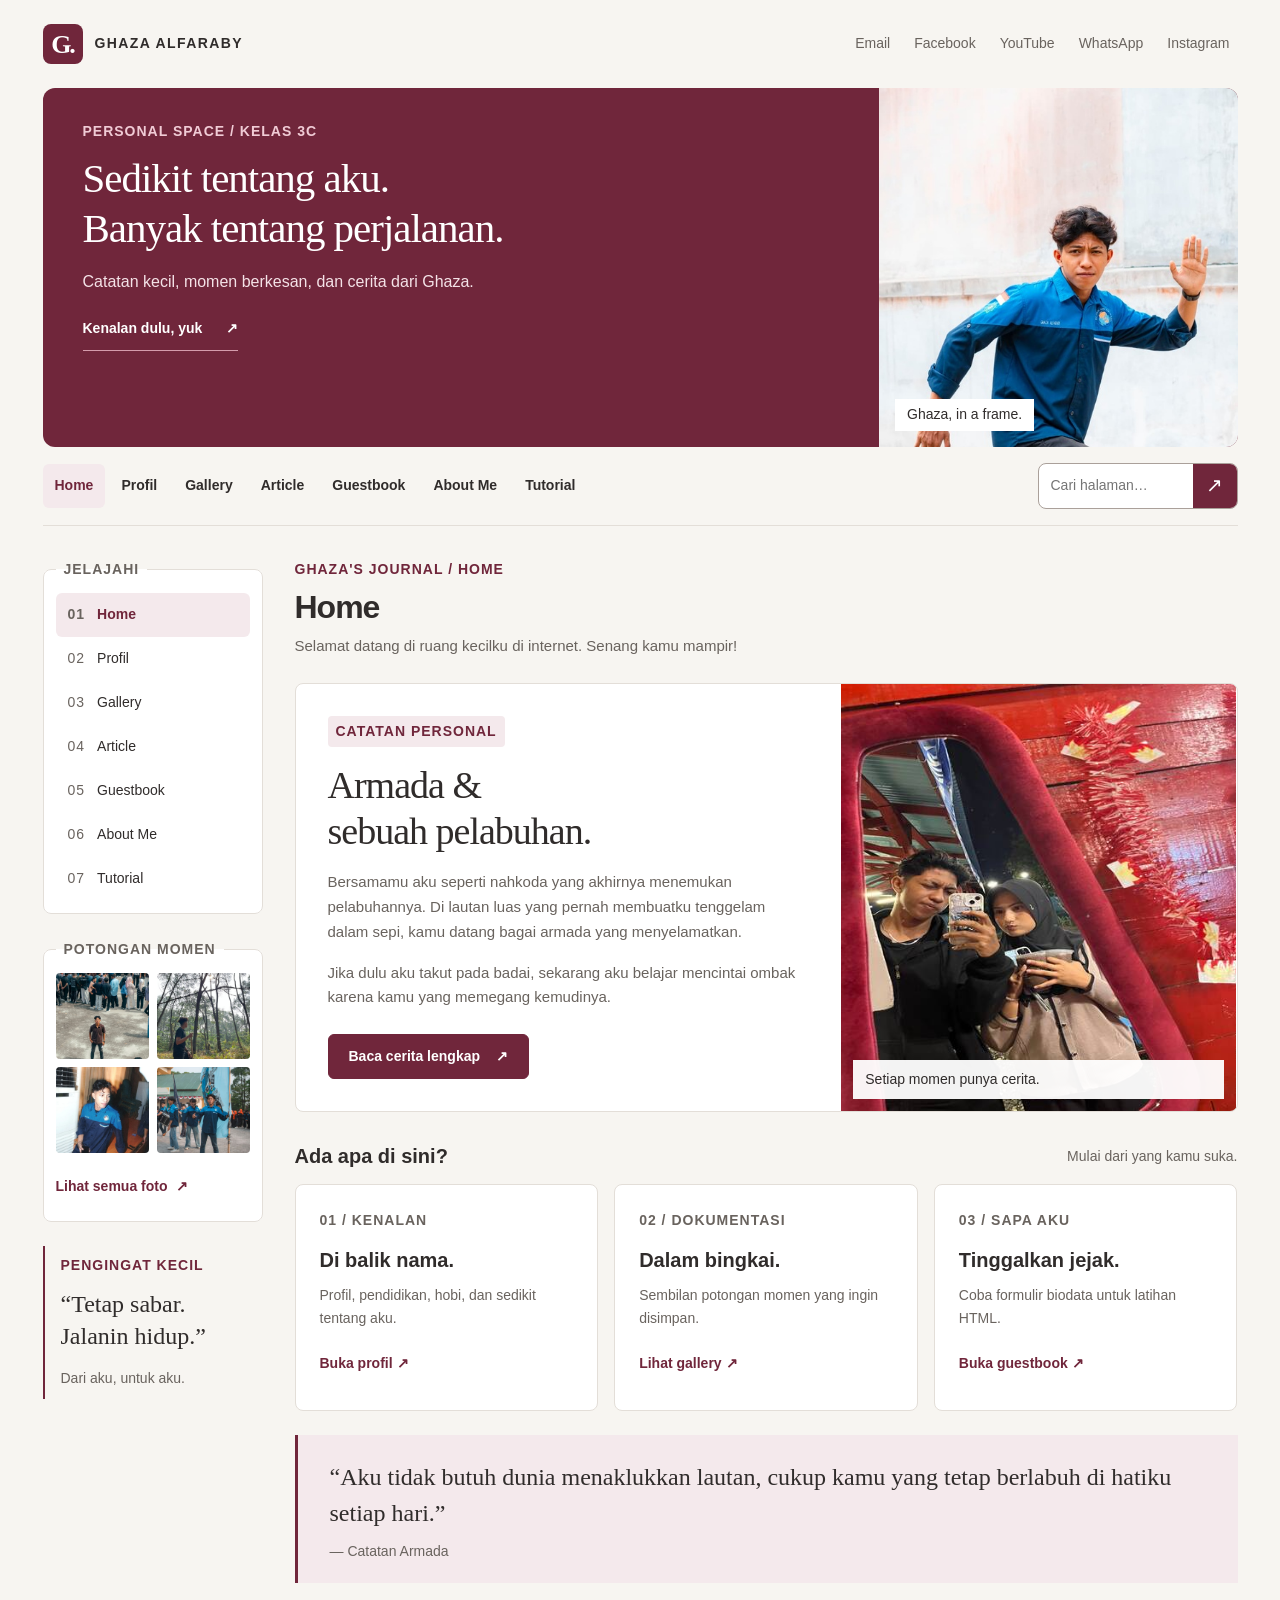
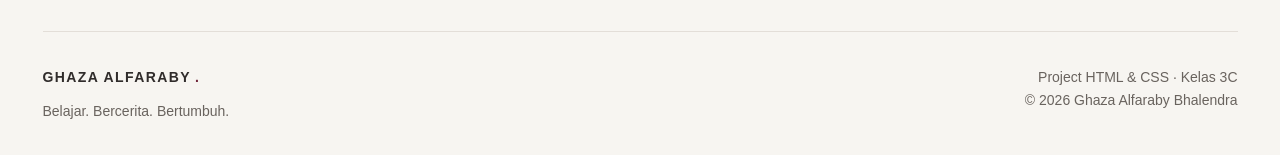
<file: index.html>
<!DOCTYPE html>
<html lang="id">
<head>
    <meta charset="UTF-8">
    <meta name="viewport" content="width=device-width, initial-scale=1.0">
    <meta name="description" content="Website personal Ghaza Alfaraby: cerita, profil, dokumentasi, dan perjalanan belajar HTML & CSS.">
    <title>Home | Ghaza Alfaraby</title>
    <link rel="stylesheet" href="mystyle.css">
    <script src="script.js" defer></script>
</head>
<body>
<a class="skip-link" href="#konten">Langsung ke konten</a>
<!-- 1. Top menu: kerangka dari project CSS awal -->
<div class="top-menu wrap">
    <a class="brand" href="index.html"><span class="brand-mark">G.</span> GHAZA ALFARABY</a>
    <ul>
        <li><a href="mailto:alfarabyghaza@gmail.com">Email</a></li>
        <li><a href="https://www.facebook.com/share/1D6EpYZXvJ/">Facebook</a></li>
        <li><a href="https://www.youtube.com/@rzgaming1278">YouTube</a></li>
        <li><a href="https://wa.me/6285363693972">WhatsApp</a></li>
        <li><a href="https://www.instagram.com/gzaalfarabhlndra_/">Instagram</a></li>
    </ul>
</div>
<!-- 2. Header: judul dan foto milikmu -->
<header class="header wrap">
    <div class="header-copy">
        <p class="eyebrow">PERSONAL SPACE / KELAS 3C</p>
        <h1>Sedikit tentang aku.<br>Banyak tentang perjalanan.</h1>
        <p>Catatan kecil, momen berkesan, dan cerita dari Ghaza.</p>
        <a class="header-link" href="profile.html">Kenalan dulu, yuk <span aria-hidden="true">↗</span></a>
    </div>
    <div class="header-photo"><img src="gambar/foto1.jpg" alt="Potret Ghaza saat dokumentasi panitia Fortasi"><span>Ghaza, in a frame.</span></div>
</header>
<!-- 3. Navbar + pencarian halaman lokal -->
<nav class="nav-bar wrap" aria-label="Navigasi utama">
    <div class="nav-menu"><a href="index.html" class="active" aria-current="page">Home</a><a href="profile.html">Profil</a><a href="galery.html">Gallery</a><a href="article.html">Article</a><a href="guestbook.html">Guestbook</a><a href="aboutme.html">About Me</a><a href="tutorial.html">Tutorial</a></div>
    <form class="search-form" role="search">
        <label class="sr-only" for="site-search">Cari halaman website</label>
        <input id="site-search" name="q" type="search" placeholder="Cari halaman…" autocomplete="off">
        <button type="submit" aria-label="Cari">↗</button>
    </form>
    <div id="search-results" class="search-results" role="status" aria-live="polite" hidden></div>
</nav>
<!-- 4. Isi konten: menu kiri + konten tengah -->
<div class="isi-konten wrap">
    <aside class="kiri" aria-label="Menu tambahan">
        <fieldset><legend>JELAJAHI</legend><nav aria-label="Menu kiri"><a href="index.html" class="active" aria-current="page"><span class="menu-number">01</span>Home</a><a href="profile.html"><span class="menu-number">02</span>Profil</a><a href="galery.html"><span class="menu-number">03</span>Gallery</a><a href="article.html"><span class="menu-number">04</span>Article</a><a href="guestbook.html"><span class="menu-number">05</span>Guestbook</a><a href="aboutme.html"><span class="menu-number">06</span>About Me</a><a href="tutorial.html"><span class="menu-number">07</span>Tutorial</a></nav></fieldset>
        <fieldset class="sidebar-gallery"><legend>POTONGAN MOMEN</legend><div class="mini-gallery">
            <a href="galery.html"><img src="gambar/foto2.jpg" alt="Potret dari atas GB"></a>
            <a href="galery.html"><img src="gambar/foto3.jpg" alt="Momen mendaki di UIN"></a>
            <a href="galery.html"><img src="gambar/foto4.jpg" alt="Temu ramah mahasiswa baru"></a>
            <a href="galery.html"><img src="gambar/foto5.jpg" alt="Dokumentasi PBAK fakultas"></a>
        </div><a class="text-link" href="galery.html">Lihat semua foto <span aria-hidden="true">↗</span></a></fieldset>
        <div class="sidebar-note"><p class="eyebrow">PENGINGAT KECIL</p><p>“Tetap sabar.<br>Jalanin hidup.”</p><span>Dari aku, untuk aku.</span></div>
    </aside>
    <main class="tengah" id="konten" tabindex="-1">
        <div class="page-heading"><p class="eyebrow">GHAZA'S JOURNAL / HOME</p><h2>Home</h2><p>Selamat datang di ruang kecilku di internet. Senang kamu mampir!</p></div>
        <article class="feature-story"><div class="story-copy"><span class="tag">CATATAN PERSONAL</span><h3>Armada &amp;<br>sebuah pelabuhan.</h3><p>Bersamamu aku seperti nahkoda yang akhirnya menemukan pelabuhannya. Di lautan luas yang pernah membuatku tenggelam dalam sepi, kamu datang bagai armada yang menyelamatkan.</p><p>Jika dulu aku takut pada badai, sekarang aku belajar mencintai ombak karena kamu yang memegang kemudinya.</p><a class="button" href="article.html">Baca cerita lengkap <span aria-hidden="true">↗</span></a></div><figure class="story-photo"><img src="gambar/foto7.jpg" alt="Momen berdua dalam dokumentasi personal Ghaza"><figcaption>Setiap momen punya cerita.</figcaption></figure></article>
<div class="section-label"><h3>Ada apa di sini?</h3><span>Mulai dari yang kamu suka.</span></div>
<div class="explore-grid"><a class="explore-card" href="profile.html"><span class="card-index">01 / KENALAN</span><h3>Di balik nama.</h3><p>Profil, pendidikan, hobi, dan sedikit tentang aku.</p><span class="text-link">Buka profil ↗</span></a><a class="explore-card" href="galery.html"><span class="card-index">02 / DOKUMENTASI</span><h3>Dalam bingkai.</h3><p>Sembilan potongan momen yang ingin disimpan.</p><span class="text-link">Lihat gallery ↗</span></a><a class="explore-card" href="guestbook.html"><span class="card-index">03 / SAPA AKU</span><h3>Tinggalkan jejak.</h3><p>Coba formulir biodata untuk latihan HTML.</p><span class="text-link">Buka guestbook ↗</span></a></div>
<blockquote class="quote">“Aku tidak butuh dunia menaklukkan lautan, cukup kamu yang tetap berlabuh di hatiku setiap hari.”<cite>— Catatan Armada</cite></blockquote>
    </main>
</div>
<!-- 5. Footer -->
<footer class="footer wrap"><div><a class="brand" href="index.html">GHAZA ALFARABY<span class="footer-dot">.</span></a><p>Belajar. Bercerita. Bertumbuh.</p></div><p>Project HTML & CSS · Kelas 3C<br><span>© 2026 Ghaza Alfaraby Bhalendra</span></p></footer>
</body>
</html>
</file>
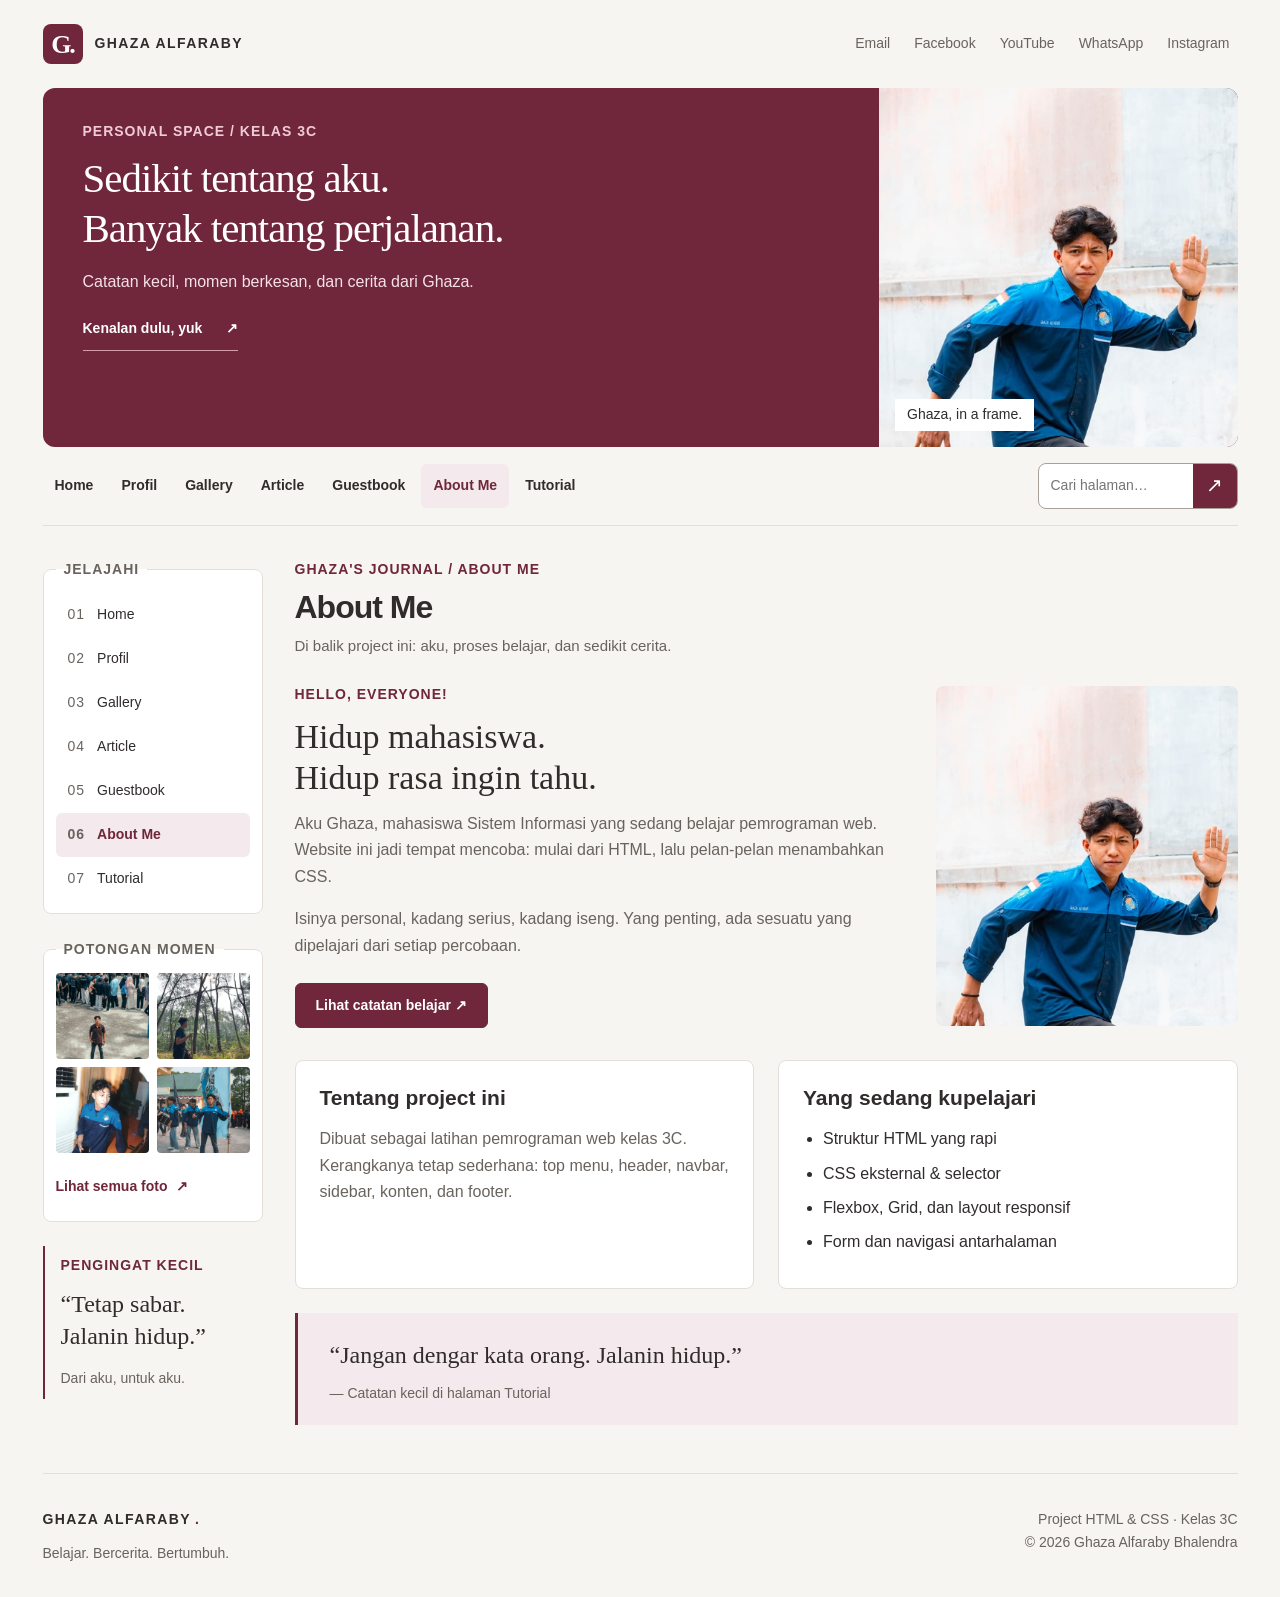
<file: about me.html>
<!DOCTYPE html><html lang="id"><head><meta charset="UTF-8"><meta name="viewport" content="width=device-width, initial-scale=1"><meta http-equiv="refresh" content="0; url=aboutme.html"><title>Halaman dipindahkan</title></head><body><p>Halaman tersedia di <a href="aboutme.html">aboutme.html</a>.</p></body></html>
</file>
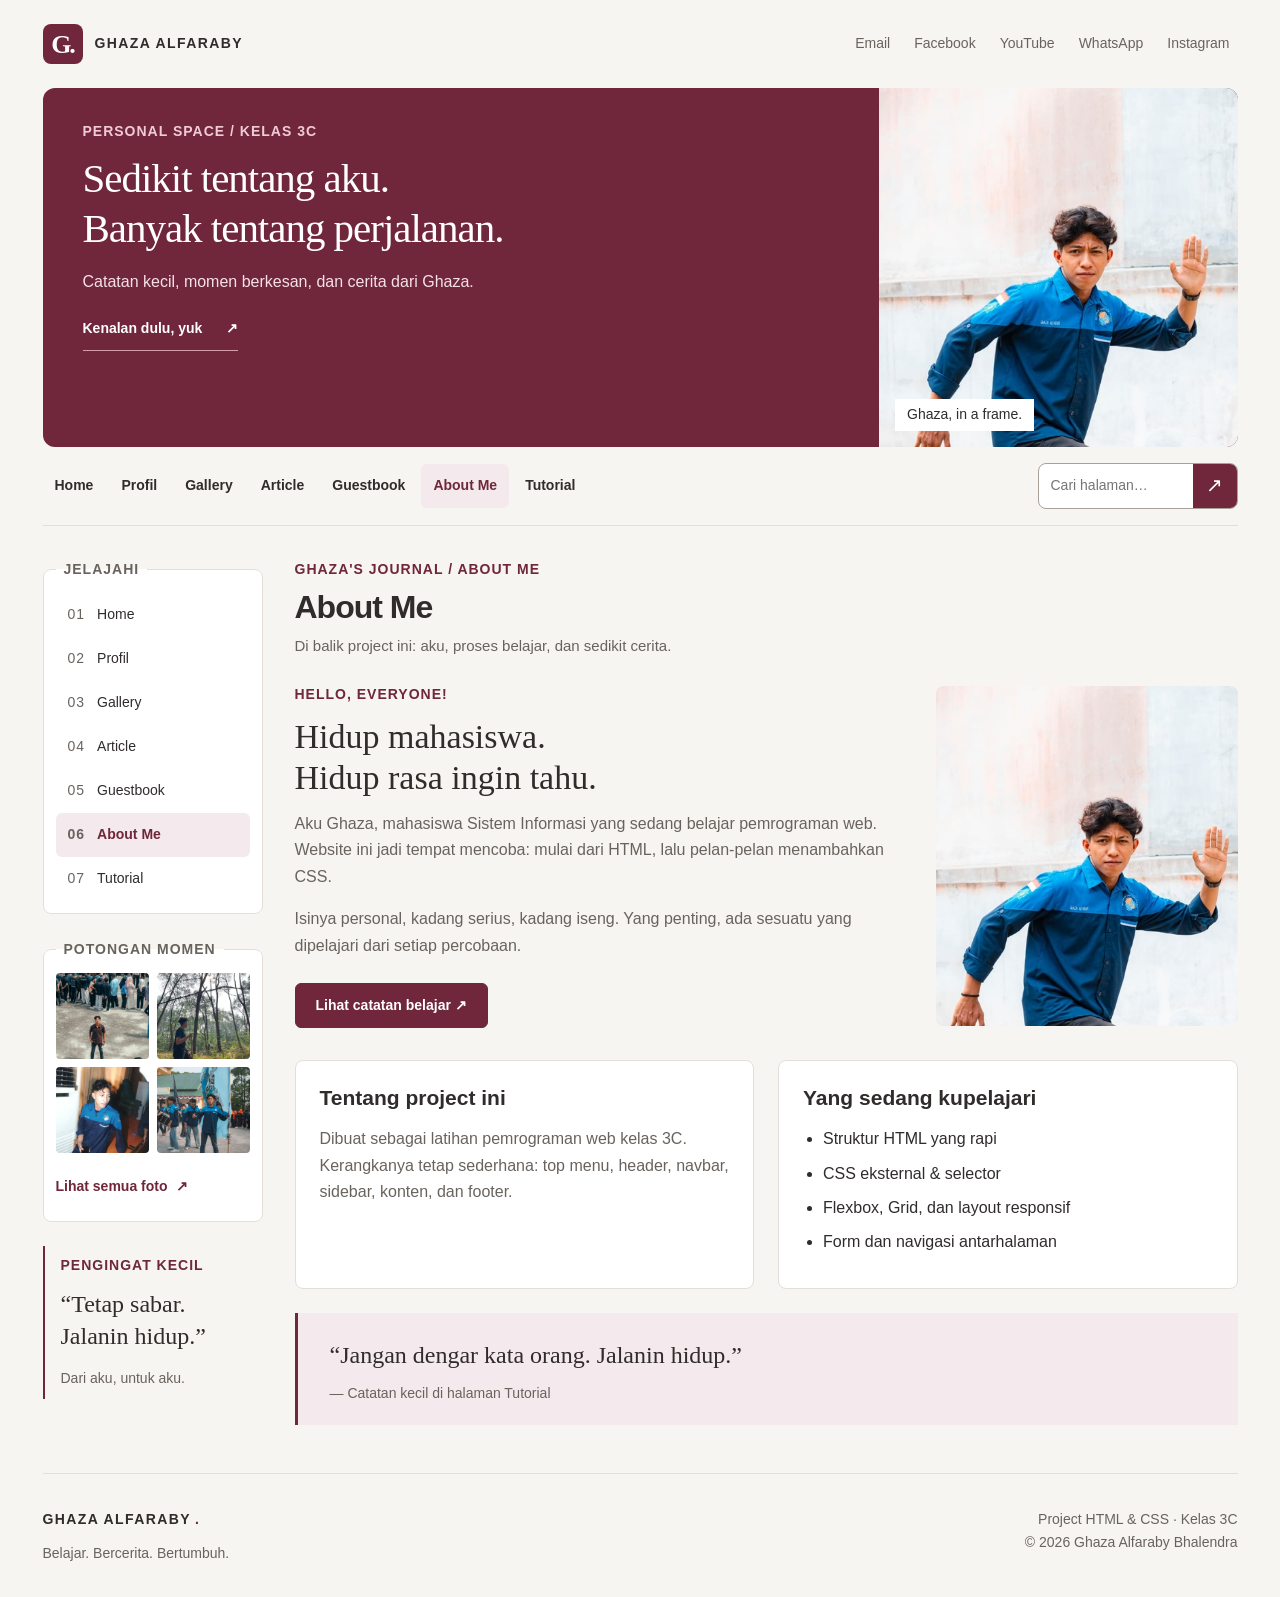
<file: aboutme.html>
<!DOCTYPE html>
<html lang="id">
<head>
    <meta charset="UTF-8">
    <meta name="viewport" content="width=device-width, initial-scale=1.0">
    <meta name="description" content="Website personal Ghaza Alfaraby: cerita, profil, dokumentasi, dan perjalanan belajar HTML & CSS.">
    <title>About Me | Ghaza Alfaraby</title>
    <link rel="stylesheet" href="mystyle.css">
    <script src="script.js" defer></script>
</head>
<body>
<a class="skip-link" href="#konten">Langsung ke konten</a>
<!-- 1. Top menu: kerangka dari project CSS awal -->
<div class="top-menu wrap">
    <a class="brand" href="index.html"><span class="brand-mark">G.</span> GHAZA ALFARABY</a>
    <ul>
        <li><a href="mailto:alfarabyghaza@gmail.com">Email</a></li>
        <li><a href="https://www.facebook.com/share/1D6EpYZXvJ/">Facebook</a></li>
        <li><a href="https://www.youtube.com/@rzgaming1278">YouTube</a></li>
        <li><a href="https://wa.me/6285363693972">WhatsApp</a></li>
        <li><a href="https://www.instagram.com/gzaalfarabhlndra_/">Instagram</a></li>
    </ul>
</div>
<!-- 2. Header: judul dan foto milikmu -->
<header class="header wrap">
    <div class="header-copy">
        <p class="eyebrow">PERSONAL SPACE / KELAS 3C</p>
        <h1>Sedikit tentang aku.<br>Banyak tentang perjalanan.</h1>
        <p>Catatan kecil, momen berkesan, dan cerita dari Ghaza.</p>
        <a class="header-link" href="profile.html">Kenalan dulu, yuk <span aria-hidden="true">↗</span></a>
    </div>
    <div class="header-photo"><img src="gambar/foto1.jpg" alt="Potret Ghaza saat dokumentasi panitia Fortasi"><span>Ghaza, in a frame.</span></div>
</header>
<!-- 3. Navbar + pencarian halaman lokal -->
<nav class="nav-bar wrap" aria-label="Navigasi utama">
    <div class="nav-menu"><a href="index.html">Home</a><a href="profile.html">Profil</a><a href="galery.html">Gallery</a><a href="article.html">Article</a><a href="guestbook.html">Guestbook</a><a href="aboutme.html" class="active" aria-current="page">About Me</a><a href="tutorial.html">Tutorial</a></div>
    <form class="search-form" role="search">
        <label class="sr-only" for="site-search">Cari halaman website</label>
        <input id="site-search" name="q" type="search" placeholder="Cari halaman…" autocomplete="off">
        <button type="submit" aria-label="Cari">↗</button>
    </form>
    <div id="search-results" class="search-results" role="status" aria-live="polite" hidden></div>
</nav>
<!-- 4. Isi konten: menu kiri + konten tengah -->
<div class="isi-konten wrap">
    <aside class="kiri" aria-label="Menu tambahan">
        <fieldset><legend>JELAJAHI</legend><nav aria-label="Menu kiri"><a href="index.html"><span class="menu-number">01</span>Home</a><a href="profile.html"><span class="menu-number">02</span>Profil</a><a href="galery.html"><span class="menu-number">03</span>Gallery</a><a href="article.html"><span class="menu-number">04</span>Article</a><a href="guestbook.html"><span class="menu-number">05</span>Guestbook</a><a href="aboutme.html" class="active" aria-current="page"><span class="menu-number">06</span>About Me</a><a href="tutorial.html"><span class="menu-number">07</span>Tutorial</a></nav></fieldset>
        <fieldset class="sidebar-gallery"><legend>POTONGAN MOMEN</legend><div class="mini-gallery">
            <a href="galery.html"><img src="gambar/foto2.jpg" alt="Potret dari atas GB"></a>
            <a href="galery.html"><img src="gambar/foto3.jpg" alt="Momen mendaki di UIN"></a>
            <a href="galery.html"><img src="gambar/foto4.jpg" alt="Temu ramah mahasiswa baru"></a>
            <a href="galery.html"><img src="gambar/foto5.jpg" alt="Dokumentasi PBAK fakultas"></a>
        </div><a class="text-link" href="galery.html">Lihat semua foto <span aria-hidden="true">↗</span></a></fieldset>
        <div class="sidebar-note"><p class="eyebrow">PENGINGAT KECIL</p><p>“Tetap sabar.<br>Jalanin hidup.”</p><span>Dari aku, untuk aku.</span></div>
    </aside>
    <main class="tengah" id="konten" tabindex="-1">
        <div class="page-heading"><p class="eyebrow">GHAZA'S JOURNAL / ABOUT ME</p><h2>About Me</h2><p>Di balik project ini: aku, proses belajar, dan sedikit cerita.</p></div>
        <section class="about-feature"><div><p class="eyebrow">HELLO, EVERYONE!</p><h3>Hidup mahasiswa.<br>Hidup rasa ingin tahu.</h3><p>Aku Ghaza, mahasiswa Sistem Informasi yang sedang belajar pemrograman web. Website ini jadi tempat mencoba: mulai dari HTML, lalu pelan-pelan menambahkan CSS.</p><p>Isinya personal, kadang serius, kadang iseng. Yang penting, ada sesuatu yang dipelajari dari setiap percobaan.</p><a class="button" href="tutorial.html">Lihat catatan belajar ↗</a></div><img src="gambar/foto1.jpg" alt="Ghaza dalam dokumentasi panitia Fortasi"></section>
<div class="two-columns"><section class="panel"><h3>Tentang project ini</h3><p>Dibuat sebagai latihan pemrograman web kelas 3C. Kerangkanya tetap sederhana: top menu, header, navbar, sidebar, konten, dan footer.</p></section><section class="panel"><h3>Yang sedang kupelajari</h3><ul class="simple-list"><li>Struktur HTML yang rapi</li><li>CSS eksternal &amp; selector</li><li>Flexbox, Grid, dan layout responsif</li><li>Form dan navigasi antarhalaman</li></ul></section></div><blockquote class="quote">“Jangan dengar kata orang. Jalanin hidup.”<cite>— Catatan kecil di halaman Tutorial</cite></blockquote>
    </main>
</div>
<!-- 5. Footer -->
<footer class="footer wrap"><div><a class="brand" href="index.html">GHAZA ALFARABY<span class="footer-dot">.</span></a><p>Belajar. Bercerita. Bertumbuh.</p></div><p>Project HTML & CSS · Kelas 3C<br><span>© 2026 Ghaza Alfaraby Bhalendra</span></p></footer>
</body>
</html>
</file>
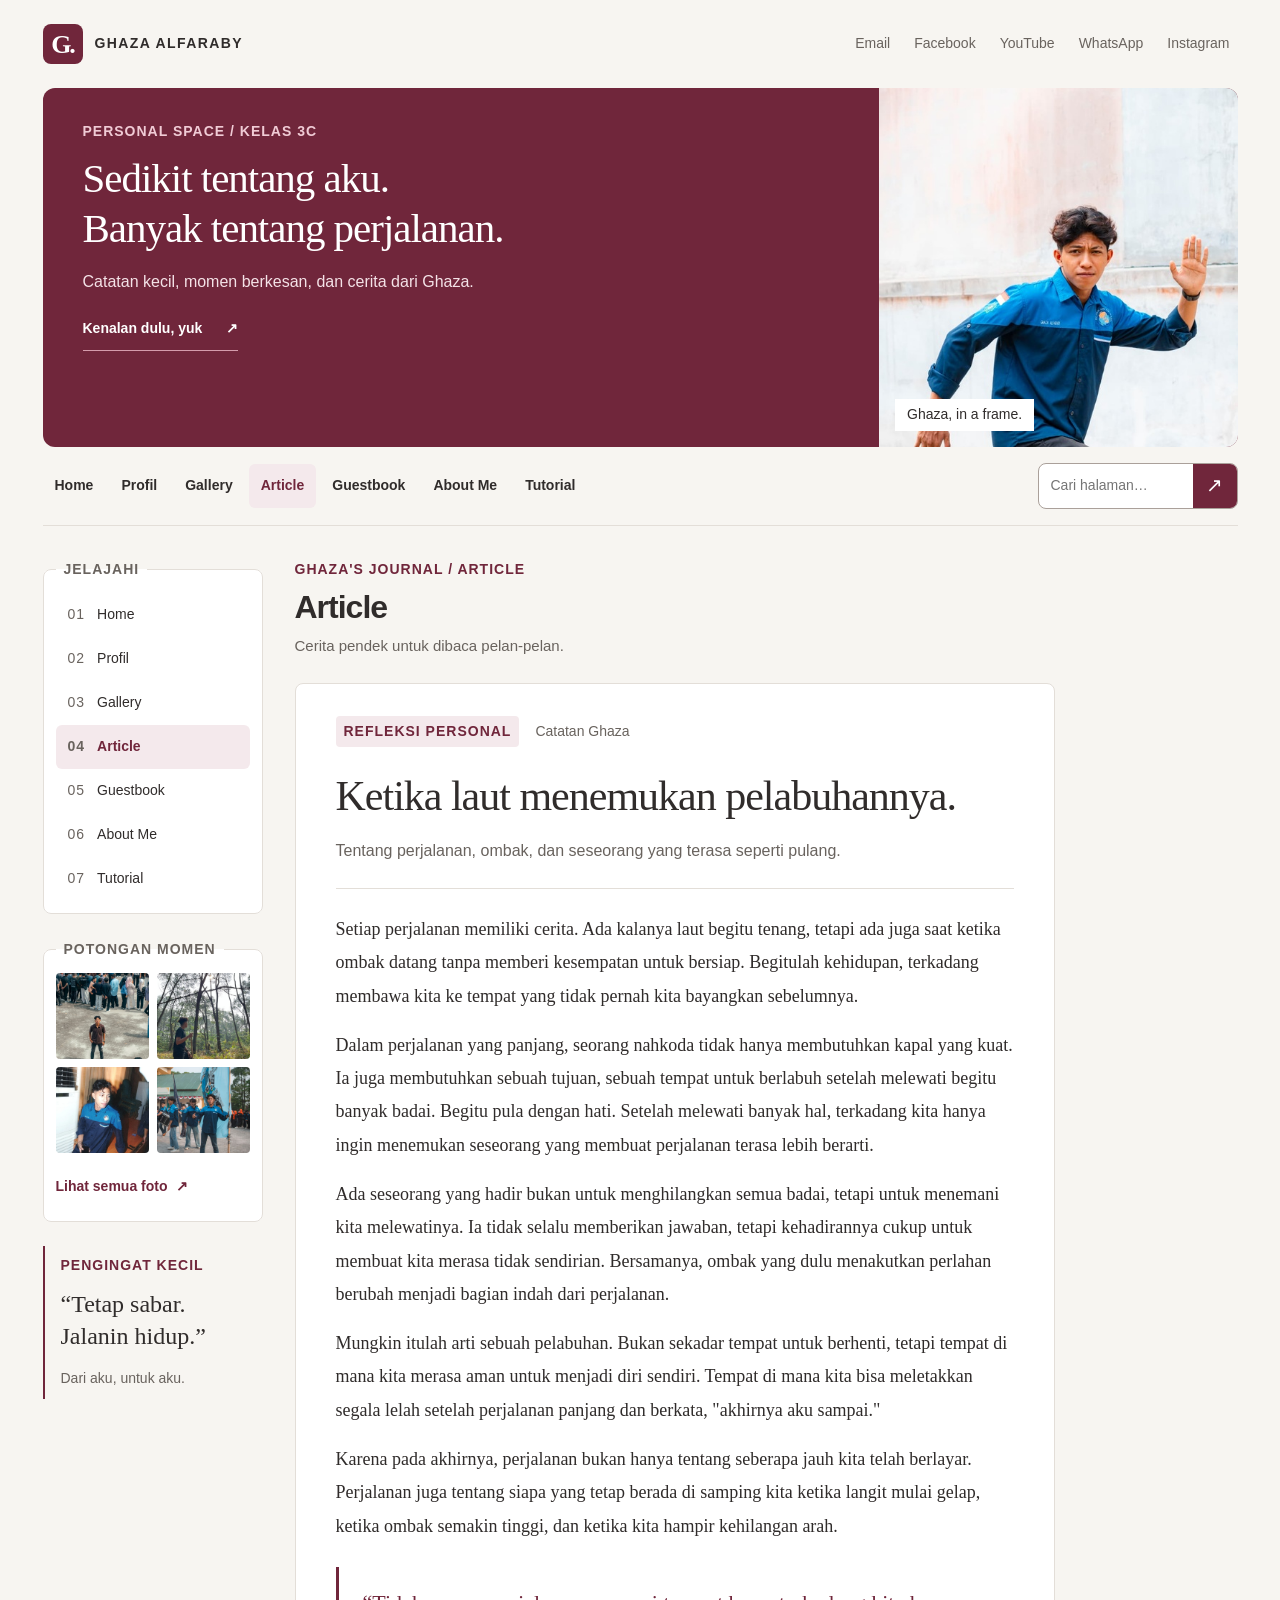
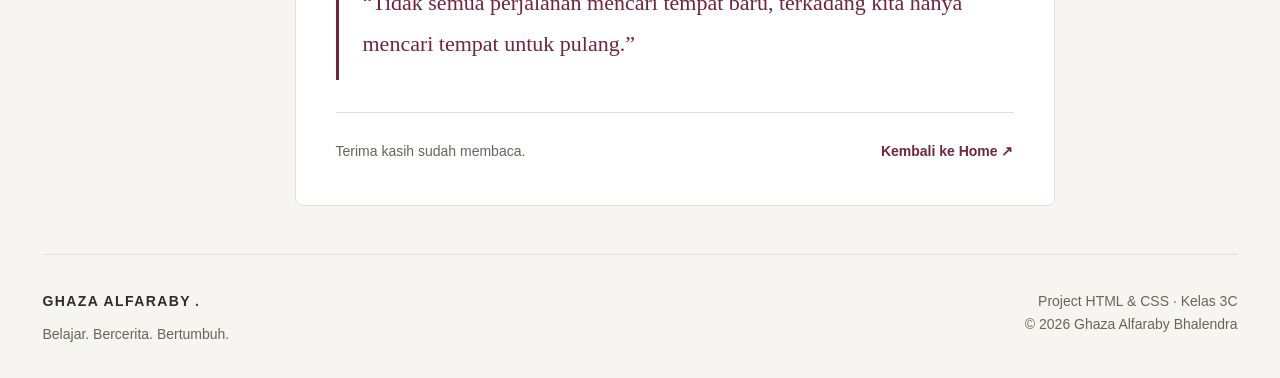
<file: article.html>
<!DOCTYPE html>
<html lang="id">
<head>
    <meta charset="UTF-8">
    <meta name="viewport" content="width=device-width, initial-scale=1.0">
    <meta name="description" content="Website personal Ghaza Alfaraby: cerita, profil, dokumentasi, dan perjalanan belajar HTML & CSS.">
    <title>Article | Ghaza Alfaraby</title>
    <link rel="stylesheet" href="mystyle.css">
    <script src="script.js" defer></script>
</head>
<body>
<a class="skip-link" href="#konten">Langsung ke konten</a>
<!-- 1. Top menu: kerangka dari project CSS awal -->
<div class="top-menu wrap">
    <a class="brand" href="index.html"><span class="brand-mark">G.</span> GHAZA ALFARABY</a>
    <ul>
        <li><a href="mailto:alfarabyghaza@gmail.com">Email</a></li>
        <li><a href="https://www.facebook.com/share/1D6EpYZXvJ/">Facebook</a></li>
        <li><a href="https://www.youtube.com/@rzgaming1278">YouTube</a></li>
        <li><a href="https://wa.me/6285363693972">WhatsApp</a></li>
        <li><a href="https://www.instagram.com/gzaalfarabhlndra_/">Instagram</a></li>
    </ul>
</div>
<!-- 2. Header: judul dan foto milikmu -->
<header class="header wrap">
    <div class="header-copy">
        <p class="eyebrow">PERSONAL SPACE / KELAS 3C</p>
        <h1>Sedikit tentang aku.<br>Banyak tentang perjalanan.</h1>
        <p>Catatan kecil, momen berkesan, dan cerita dari Ghaza.</p>
        <a class="header-link" href="profile.html">Kenalan dulu, yuk <span aria-hidden="true">↗</span></a>
    </div>
    <div class="header-photo"><img src="gambar/foto1.jpg" alt="Potret Ghaza saat dokumentasi panitia Fortasi"><span>Ghaza, in a frame.</span></div>
</header>
<!-- 3. Navbar + pencarian halaman lokal -->
<nav class="nav-bar wrap" aria-label="Navigasi utama">
    <div class="nav-menu"><a href="index.html">Home</a><a href="profile.html">Profil</a><a href="galery.html">Gallery</a><a href="article.html" class="active" aria-current="page">Article</a><a href="guestbook.html">Guestbook</a><a href="aboutme.html">About Me</a><a href="tutorial.html">Tutorial</a></div>
    <form class="search-form" role="search">
        <label class="sr-only" for="site-search">Cari halaman website</label>
        <input id="site-search" name="q" type="search" placeholder="Cari halaman…" autocomplete="off">
        <button type="submit" aria-label="Cari">↗</button>
    </form>
    <div id="search-results" class="search-results" role="status" aria-live="polite" hidden></div>
</nav>
<!-- 4. Isi konten: menu kiri + konten tengah -->
<div class="isi-konten wrap">
    <aside class="kiri" aria-label="Menu tambahan">
        <fieldset><legend>JELAJAHI</legend><nav aria-label="Menu kiri"><a href="index.html"><span class="menu-number">01</span>Home</a><a href="profile.html"><span class="menu-number">02</span>Profil</a><a href="galery.html"><span class="menu-number">03</span>Gallery</a><a href="article.html" class="active" aria-current="page"><span class="menu-number">04</span>Article</a><a href="guestbook.html"><span class="menu-number">05</span>Guestbook</a><a href="aboutme.html"><span class="menu-number">06</span>About Me</a><a href="tutorial.html"><span class="menu-number">07</span>Tutorial</a></nav></fieldset>
        <fieldset class="sidebar-gallery"><legend>POTONGAN MOMEN</legend><div class="mini-gallery">
            <a href="galery.html"><img src="gambar/foto2.jpg" alt="Potret dari atas GB"></a>
            <a href="galery.html"><img src="gambar/foto3.jpg" alt="Momen mendaki di UIN"></a>
            <a href="galery.html"><img src="gambar/foto4.jpg" alt="Temu ramah mahasiswa baru"></a>
            <a href="galery.html"><img src="gambar/foto5.jpg" alt="Dokumentasi PBAK fakultas"></a>
        </div><a class="text-link" href="galery.html">Lihat semua foto <span aria-hidden="true">↗</span></a></fieldset>
        <div class="sidebar-note"><p class="eyebrow">PENGINGAT KECIL</p><p>“Tetap sabar.<br>Jalanin hidup.”</p><span>Dari aku, untuk aku.</span></div>
    </aside>
    <main class="tengah" id="konten" tabindex="-1">
        <div class="page-heading"><p class="eyebrow">GHAZA'S JOURNAL / ARTICLE</p><h2>Article</h2><p>Cerita pendek untuk dibaca pelan-pelan.</p></div>
        <article class="article-paper"><div class="article-meta"><span class="tag">REFLEKSI PERSONAL</span><span>Catatan Ghaza</span></div><h3>Ketika laut menemukan pelabuhannya.</h3><p class="article-lead">Tentang perjalanan, ombak, dan seseorang yang terasa seperti pulang.</p><div class="article-body"><p>Setiap perjalanan memiliki cerita. Ada kalanya laut begitu tenang,
            tetapi ada juga saat ketika ombak datang tanpa memberi kesempatan
            untuk bersiap. Begitulah kehidupan, terkadang membawa kita ke tempat
            yang tidak pernah kita bayangkan sebelumnya.</p><p>Dalam perjalanan yang panjang, seorang nahkoda tidak hanya membutuhkan
            kapal yang kuat. Ia juga membutuhkan sebuah tujuan, sebuah tempat untuk
            berlabuh setelah melewati begitu banyak badai. Begitu pula dengan hati.
            Setelah melewati banyak hal, terkadang kita hanya ingin menemukan
            seseorang yang membuat perjalanan terasa lebih berarti.</p><p>Ada seseorang yang hadir bukan untuk menghilangkan semua badai,
            tetapi untuk menemani kita melewatinya. Ia tidak selalu memberikan
            jawaban, tetapi kehadirannya cukup untuk membuat kita merasa tidak
            sendirian. Bersamanya, ombak yang dulu menakutkan perlahan berubah
            menjadi bagian indah dari perjalanan.</p><p>Mungkin itulah arti sebuah pelabuhan. Bukan sekadar tempat untuk
            berhenti, tetapi tempat di mana kita merasa aman untuk menjadi diri
            sendiri. Tempat di mana kita bisa meletakkan segala lelah setelah
            perjalanan panjang dan berkata, &quot;akhirnya aku sampai.&quot;</p><p>Karena pada akhirnya, perjalanan bukan hanya tentang seberapa jauh
            kita telah berlayar. Perjalanan juga tentang siapa yang tetap berada
            di samping kita ketika langit mulai gelap, ketika ombak semakin tinggi,
            dan ketika kita hampir kehilangan arah.</p><blockquote>“Tidak semua perjalanan mencari tempat baru, terkadang kita hanya mencari tempat untuk pulang.”</blockquote></div><div class="article-end"><span>Terima kasih sudah membaca.</span><a class="text-link" href="index.html">Kembali ke Home ↗</a></div></article>
    </main>
</div>
<!-- 5. Footer -->
<footer class="footer wrap"><div><a class="brand" href="index.html">GHAZA ALFARABY<span class="footer-dot">.</span></a><p>Belajar. Bercerita. Bertumbuh.</p></div><p>Project HTML & CSS · Kelas 3C<br><span>© 2026 Ghaza Alfaraby Bhalendra</span></p></footer>
</body>
</html>
</file>
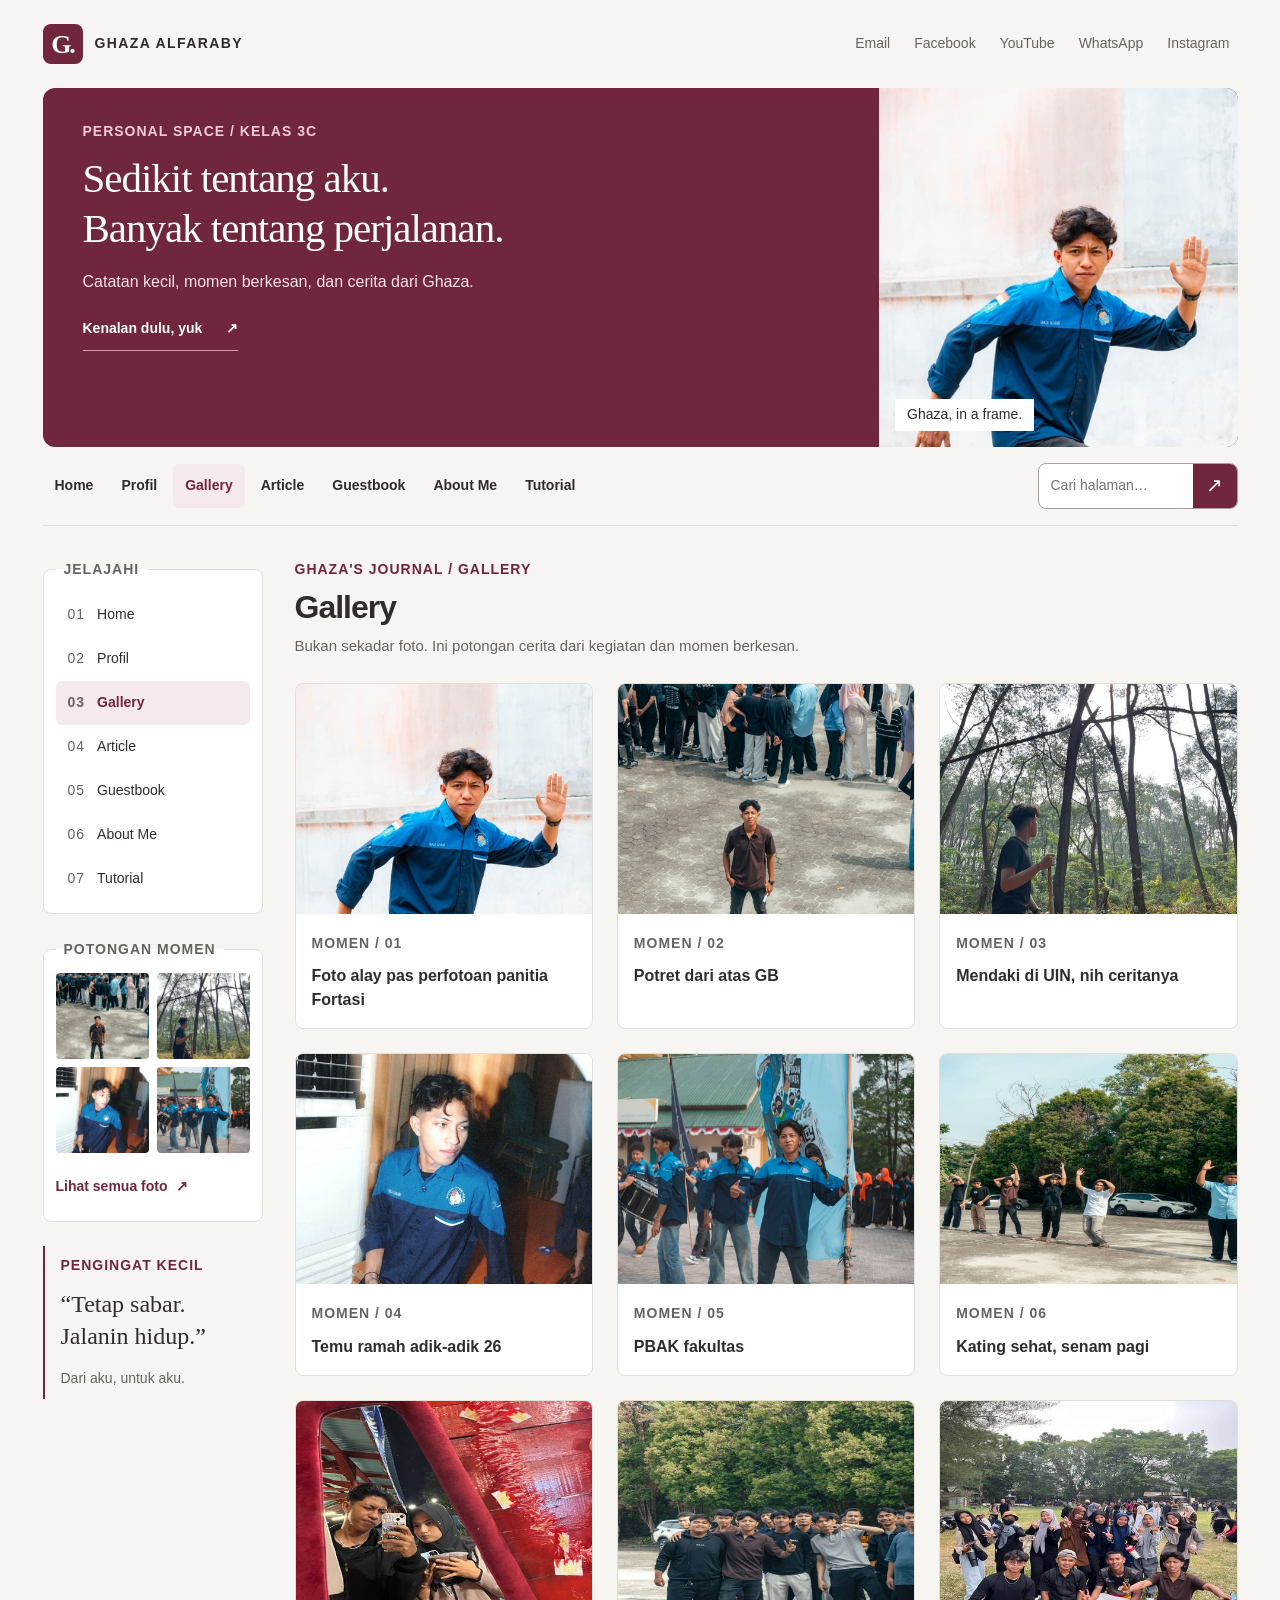
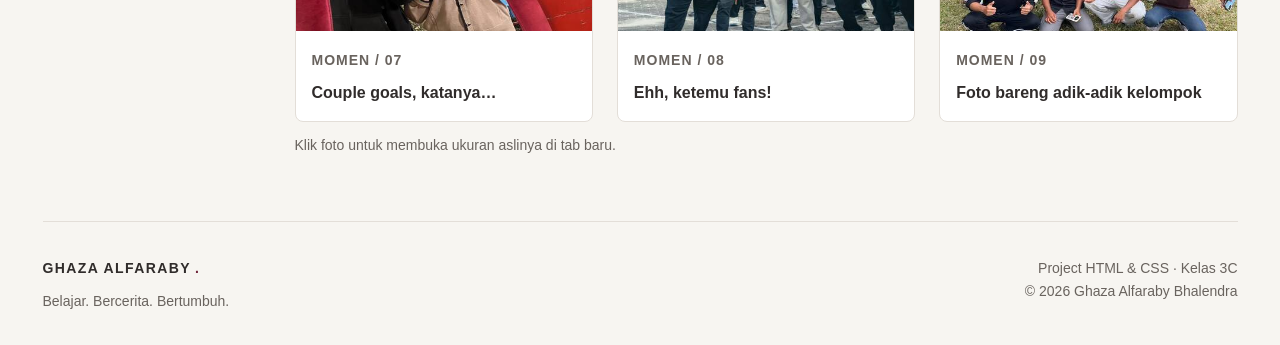
<file: galery.html>
<!DOCTYPE html>
<html lang="id">
<head>
    <meta charset="UTF-8">
    <meta name="viewport" content="width=device-width, initial-scale=1.0">
    <meta name="description" content="Website personal Ghaza Alfaraby: cerita, profil, dokumentasi, dan perjalanan belajar HTML & CSS.">
    <title>Gallery | Ghaza Alfaraby</title>
    <link rel="stylesheet" href="mystyle.css">
    <script src="script.js" defer></script>
</head>
<body>
<a class="skip-link" href="#konten">Langsung ke konten</a>
<!-- 1. Top menu: kerangka dari project CSS awal -->
<div class="top-menu wrap">
    <a class="brand" href="index.html"><span class="brand-mark">G.</span> GHAZA ALFARABY</a>
    <ul>
        <li><a href="mailto:alfarabyghaza@gmail.com">Email</a></li>
        <li><a href="https://www.facebook.com/share/1D6EpYZXvJ/">Facebook</a></li>
        <li><a href="https://www.youtube.com/@rzgaming1278">YouTube</a></li>
        <li><a href="https://wa.me/6285363693972">WhatsApp</a></li>
        <li><a href="https://www.instagram.com/gzaalfarabhlndra_/">Instagram</a></li>
    </ul>
</div>
<!-- 2. Header: judul dan foto milikmu -->
<header class="header wrap">
    <div class="header-copy">
        <p class="eyebrow">PERSONAL SPACE / KELAS 3C</p>
        <h1>Sedikit tentang aku.<br>Banyak tentang perjalanan.</h1>
        <p>Catatan kecil, momen berkesan, dan cerita dari Ghaza.</p>
        <a class="header-link" href="profile.html">Kenalan dulu, yuk <span aria-hidden="true">↗</span></a>
    </div>
    <div class="header-photo"><img src="gambar/foto1.jpg" alt="Potret Ghaza saat dokumentasi panitia Fortasi"><span>Ghaza, in a frame.</span></div>
</header>
<!-- 3. Navbar + pencarian halaman lokal -->
<nav class="nav-bar wrap" aria-label="Navigasi utama">
    <div class="nav-menu"><a href="index.html">Home</a><a href="profile.html">Profil</a><a href="galery.html" class="active" aria-current="page">Gallery</a><a href="article.html">Article</a><a href="guestbook.html">Guestbook</a><a href="aboutme.html">About Me</a><a href="tutorial.html">Tutorial</a></div>
    <form class="search-form" role="search">
        <label class="sr-only" for="site-search">Cari halaman website</label>
        <input id="site-search" name="q" type="search" placeholder="Cari halaman…" autocomplete="off">
        <button type="submit" aria-label="Cari">↗</button>
    </form>
    <div id="search-results" class="search-results" role="status" aria-live="polite" hidden></div>
</nav>
<!-- 4. Isi konten: menu kiri + konten tengah -->
<div class="isi-konten wrap">
    <aside class="kiri" aria-label="Menu tambahan">
        <fieldset><legend>JELAJAHI</legend><nav aria-label="Menu kiri"><a href="index.html"><span class="menu-number">01</span>Home</a><a href="profile.html"><span class="menu-number">02</span>Profil</a><a href="galery.html" class="active" aria-current="page"><span class="menu-number">03</span>Gallery</a><a href="article.html"><span class="menu-number">04</span>Article</a><a href="guestbook.html"><span class="menu-number">05</span>Guestbook</a><a href="aboutme.html"><span class="menu-number">06</span>About Me</a><a href="tutorial.html"><span class="menu-number">07</span>Tutorial</a></nav></fieldset>
        <fieldset class="sidebar-gallery"><legend>POTONGAN MOMEN</legend><div class="mini-gallery">
            <a href="galery.html"><img src="gambar/foto2.jpg" alt="Potret dari atas GB"></a>
            <a href="galery.html"><img src="gambar/foto3.jpg" alt="Momen mendaki di UIN"></a>
            <a href="galery.html"><img src="gambar/foto4.jpg" alt="Temu ramah mahasiswa baru"></a>
            <a href="galery.html"><img src="gambar/foto5.jpg" alt="Dokumentasi PBAK fakultas"></a>
        </div><a class="text-link" href="galery.html">Lihat semua foto <span aria-hidden="true">↗</span></a></fieldset>
        <div class="sidebar-note"><p class="eyebrow">PENGINGAT KECIL</p><p>“Tetap sabar.<br>Jalanin hidup.”</p><span>Dari aku, untuk aku.</span></div>
    </aside>
    <main class="tengah" id="konten" tabindex="-1">
        <div class="page-heading"><p class="eyebrow">GHAZA'S JOURNAL / GALLERY</p><h2>Gallery</h2><p>Bukan sekadar foto. Ini potongan cerita dari kegiatan dan momen berkesan.</p></div>
        <div class="gallery-grid"><figure class="gallery-card"><a href="gambar/foto1.jpg" target="_blank" rel="noopener" aria-label="Buka foto: Foto alay pas perfotoan panitia Fortasi (tab baru)"><img src="gambar/foto1.jpg" alt="Foto alay pas perfotoan panitia Fortasi"></a><figcaption><span class="card-index">MOMEN / 01</span><h3>Foto alay pas perfotoan panitia Fortasi</h3></figcaption></figure><figure class="gallery-card"><a href="gambar/foto2.jpg" target="_blank" rel="noopener" aria-label="Buka foto: Potret dari atas GB (tab baru)"><img src="gambar/foto2.jpg" alt="Potret dari atas GB"></a><figcaption><span class="card-index">MOMEN / 02</span><h3>Potret dari atas GB</h3></figcaption></figure><figure class="gallery-card"><a href="gambar/foto3.jpg" target="_blank" rel="noopener" aria-label="Buka foto: Mendaki di UIN, nih ceritanya (tab baru)"><img src="gambar/foto3.jpg" alt="Mendaki di UIN, nih ceritanya"></a><figcaption><span class="card-index">MOMEN / 03</span><h3>Mendaki di UIN, nih ceritanya</h3></figcaption></figure><figure class="gallery-card"><a href="gambar/foto4.jpg" target="_blank" rel="noopener" aria-label="Buka foto: Temu ramah adik-adik 26 (tab baru)"><img src="gambar/foto4.jpg" alt="Temu ramah adik-adik 26"></a><figcaption><span class="card-index">MOMEN / 04</span><h3>Temu ramah adik-adik 26</h3></figcaption></figure><figure class="gallery-card"><a href="gambar/foto5.jpg" target="_blank" rel="noopener" aria-label="Buka foto: PBAK fakultas (tab baru)"><img src="gambar/foto5.jpg" alt="PBAK fakultas"></a><figcaption><span class="card-index">MOMEN / 05</span><h3>PBAK fakultas</h3></figcaption></figure><figure class="gallery-card"><a href="gambar/foto6.jpg" target="_blank" rel="noopener" aria-label="Buka foto: Kating sehat, senam pagi (tab baru)"><img src="gambar/foto6.jpg" alt="Kating sehat, senam pagi"></a><figcaption><span class="card-index">MOMEN / 06</span><h3>Kating sehat, senam pagi</h3></figcaption></figure><figure class="gallery-card"><a href="gambar/foto7.jpg" target="_blank" rel="noopener" aria-label="Buka foto: Couple goals, katanya… (tab baru)"><img src="gambar/foto7.jpg" alt="Couple goals, katanya…"></a><figcaption><span class="card-index">MOMEN / 07</span><h3>Couple goals, katanya…</h3></figcaption></figure><figure class="gallery-card"><a href="gambar/foto8.jpg" target="_blank" rel="noopener" aria-label="Buka foto: Ehh, ketemu fans! (tab baru)"><img src="gambar/foto8.jpg" alt="Ehh, ketemu fans!"></a><figcaption><span class="card-index">MOMEN / 08</span><h3>Ehh, ketemu fans!</h3></figcaption></figure><figure class="gallery-card"><a href="gambar/foto9.jpg" target="_blank" rel="noopener" aria-label="Buka foto: Foto bareng adik-adik kelompok (tab baru)"><img src="gambar/foto9.jpg" alt="Foto bareng adik-adik kelompok"></a><figcaption><span class="card-index">MOMEN / 09</span><h3>Foto bareng adik-adik kelompok</h3></figcaption></figure></div><p class="helper">Klik foto untuk membuka ukuran aslinya di tab baru.</p>
    </main>
</div>
<!-- 5. Footer -->
<footer class="footer wrap"><div><a class="brand" href="index.html">GHAZA ALFARABY<span class="footer-dot">.</span></a><p>Belajar. Bercerita. Bertumbuh.</p></div><p>Project HTML & CSS · Kelas 3C<br><span>© 2026 Ghaza Alfaraby Bhalendra</span></p></footer>
</body>
</html>
</file>
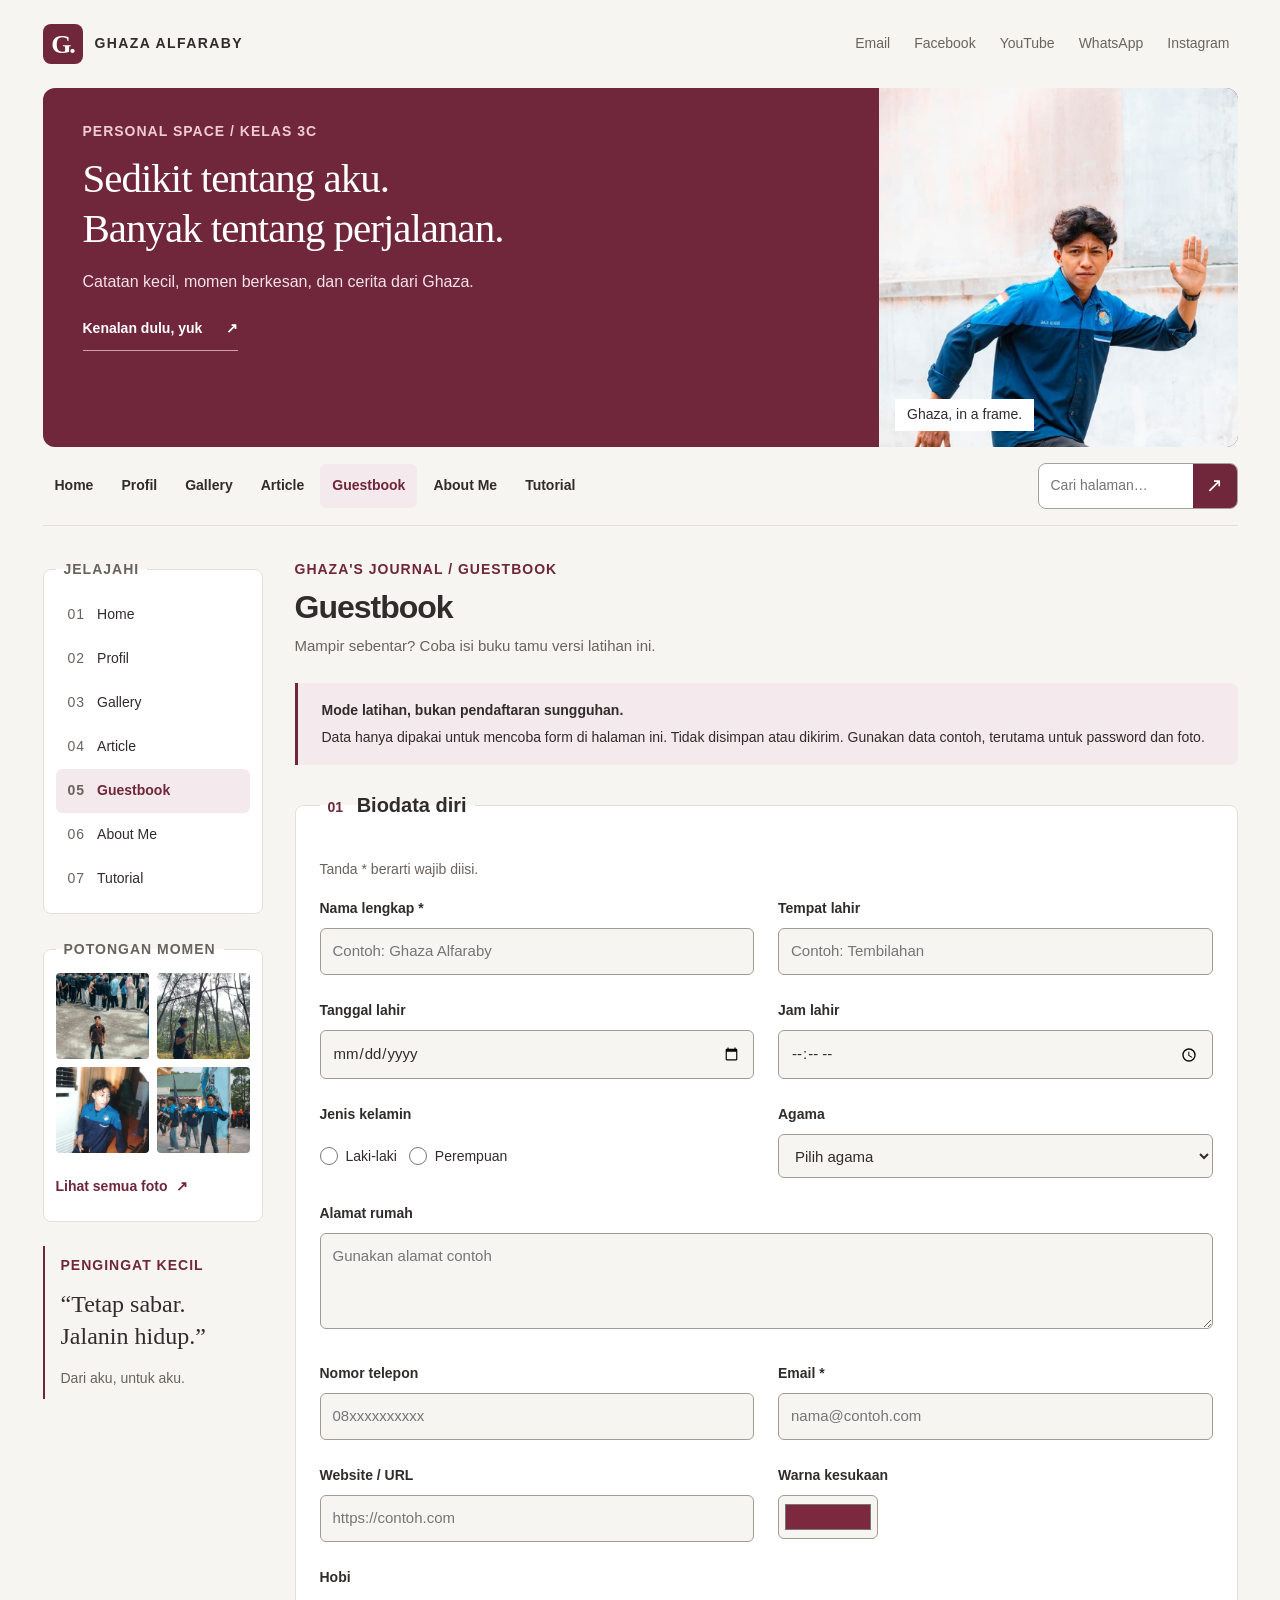
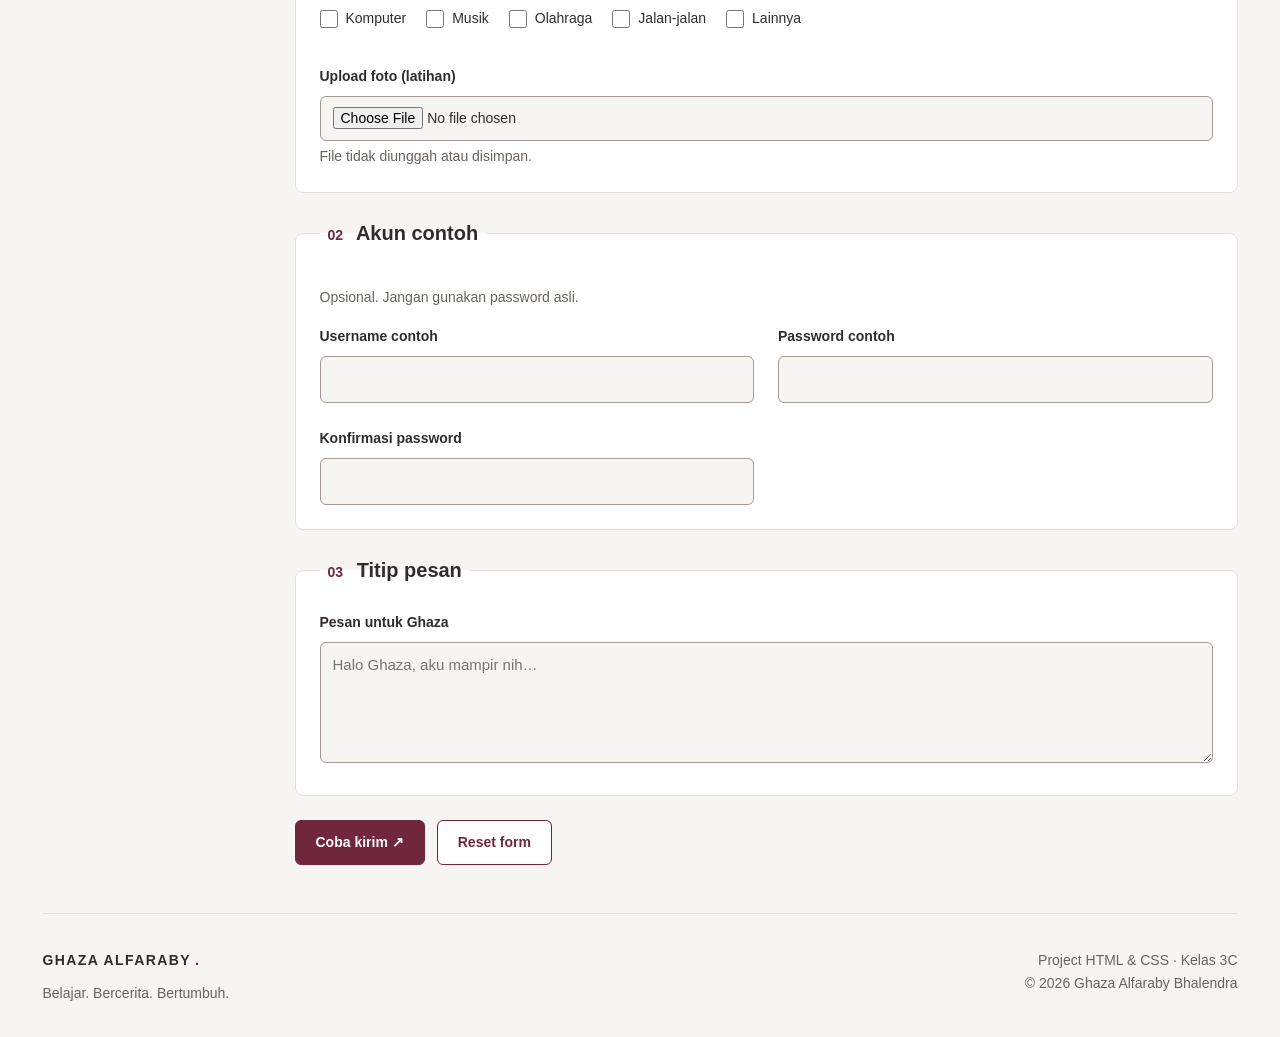
<file: guestbook.html>
<!DOCTYPE html>
<html lang="id">
<head>
    <meta charset="UTF-8">
    <meta name="viewport" content="width=device-width, initial-scale=1.0">
    <meta name="description" content="Website personal Ghaza Alfaraby: cerita, profil, dokumentasi, dan perjalanan belajar HTML & CSS.">
    <title>Guestbook | Ghaza Alfaraby</title>
    <link rel="stylesheet" href="mystyle.css">
    <script src="script.js" defer></script>
</head>
<body>
<a class="skip-link" href="#konten">Langsung ke konten</a>
<!-- 1. Top menu: kerangka dari project CSS awal -->
<div class="top-menu wrap">
    <a class="brand" href="index.html"><span class="brand-mark">G.</span> GHAZA ALFARABY</a>
    <ul>
        <li><a href="mailto:alfarabyghaza@gmail.com">Email</a></li>
        <li><a href="https://www.facebook.com/share/1D6EpYZXvJ/">Facebook</a></li>
        <li><a href="https://www.youtube.com/@rzgaming1278">YouTube</a></li>
        <li><a href="https://wa.me/6285363693972">WhatsApp</a></li>
        <li><a href="https://www.instagram.com/gzaalfarabhlndra_/">Instagram</a></li>
    </ul>
</div>
<!-- 2. Header: judul dan foto milikmu -->
<header class="header wrap">
    <div class="header-copy">
        <p class="eyebrow">PERSONAL SPACE / KELAS 3C</p>
        <h1>Sedikit tentang aku.<br>Banyak tentang perjalanan.</h1>
        <p>Catatan kecil, momen berkesan, dan cerita dari Ghaza.</p>
        <a class="header-link" href="profile.html">Kenalan dulu, yuk <span aria-hidden="true">↗</span></a>
    </div>
    <div class="header-photo"><img src="gambar/foto1.jpg" alt="Potret Ghaza saat dokumentasi panitia Fortasi"><span>Ghaza, in a frame.</span></div>
</header>
<!-- 3. Navbar + pencarian halaman lokal -->
<nav class="nav-bar wrap" aria-label="Navigasi utama">
    <div class="nav-menu"><a href="index.html">Home</a><a href="profile.html">Profil</a><a href="galery.html">Gallery</a><a href="article.html">Article</a><a href="guestbook.html" class="active" aria-current="page">Guestbook</a><a href="aboutme.html">About Me</a><a href="tutorial.html">Tutorial</a></div>
    <form class="search-form" role="search">
        <label class="sr-only" for="site-search">Cari halaman website</label>
        <input id="site-search" name="q" type="search" placeholder="Cari halaman…" autocomplete="off">
        <button type="submit" aria-label="Cari">↗</button>
    </form>
    <div id="search-results" class="search-results" role="status" aria-live="polite" hidden></div>
</nav>
<!-- 4. Isi konten: menu kiri + konten tengah -->
<div class="isi-konten wrap">
    <aside class="kiri" aria-label="Menu tambahan">
        <fieldset><legend>JELAJAHI</legend><nav aria-label="Menu kiri"><a href="index.html"><span class="menu-number">01</span>Home</a><a href="profile.html"><span class="menu-number">02</span>Profil</a><a href="galery.html"><span class="menu-number">03</span>Gallery</a><a href="article.html"><span class="menu-number">04</span>Article</a><a href="guestbook.html" class="active" aria-current="page"><span class="menu-number">05</span>Guestbook</a><a href="aboutme.html"><span class="menu-number">06</span>About Me</a><a href="tutorial.html"><span class="menu-number">07</span>Tutorial</a></nav></fieldset>
        <fieldset class="sidebar-gallery"><legend>POTONGAN MOMEN</legend><div class="mini-gallery">
            <a href="galery.html"><img src="gambar/foto2.jpg" alt="Potret dari atas GB"></a>
            <a href="galery.html"><img src="gambar/foto3.jpg" alt="Momen mendaki di UIN"></a>
            <a href="galery.html"><img src="gambar/foto4.jpg" alt="Temu ramah mahasiswa baru"></a>
            <a href="galery.html"><img src="gambar/foto5.jpg" alt="Dokumentasi PBAK fakultas"></a>
        </div><a class="text-link" href="galery.html">Lihat semua foto <span aria-hidden="true">↗</span></a></fieldset>
        <div class="sidebar-note"><p class="eyebrow">PENGINGAT KECIL</p><p>“Tetap sabar.<br>Jalanin hidup.”</p><span>Dari aku, untuk aku.</span></div>
    </aside>
    <main class="tengah" id="konten" tabindex="-1">
        <div class="page-heading"><p class="eyebrow">GHAZA'S JOURNAL / GUESTBOOK</p><h2>Guestbook</h2><p>Mampir sebentar? Coba isi buku tamu versi latihan ini.</p></div>
        <div class="notice"><strong>Mode latihan, bukan pendaftaran sungguhan.</strong><p>Data hanya dipakai untuk mencoba form di halaman ini. Tidak disimpan atau dikirim. Gunakan data contoh, terutama untuk password dan foto.</p></div>
<form id="guestbook-form" class="guestbook-form">
<fieldset class="form-section"><legend><span>01</span> Biodata diri</legend><p class="helper">Tanda * berarti wajib diisi.</p><div class="form-grid"><div class="form-field"><label for="nama">Nama lengkap *</label><input type="text" id="nama" name="nama" required autocomplete="name" placeholder="Contoh: Ghaza Alfaraby"></div><div class="form-field"><label for="tempat">Tempat lahir</label><input type="text" id="tempat" name="tempat"  placeholder="Contoh: Tembilahan"></div><div class="form-field"><label for="lahir">Tanggal lahir</label><input type="date" id="lahir" name="lahir"  ></div><div class="form-field"><label for="jam">Jam lahir</label><input type="time" id="jam" name="jam"  ></div><fieldset class="choice-field"><legend>Jenis kelamin</legend><label><input type="radio" name="jk" value="Laki-laki"> Laki-laki</label><label><input type="radio" name="jk" value="Perempuan"> Perempuan</label></fieldset><div class="form-field"><label for="agama">Agama</label><select id="agama" name="agama"><option value="">Pilih agama</option><option>Islam</option><option>Kristen</option><option>Katolik</option><option>Hindu</option><option>Buddha</option><option>Konghucu</option></select></div>
<div class="form-field full-width"><label for="alamat">Alamat rumah</label><textarea id="alamat" name="alamat" rows="3" placeholder="Gunakan alamat contoh"></textarea></div><div class="form-field"><label for="telepon">Nomor telepon</label><input type="tel" id="telepon" name="telepon"  autocomplete="tel" placeholder="08xxxxxxxxxx"></div><div class="form-field"><label for="email">Email *</label><input type="email" id="email" name="email" required autocomplete="email" placeholder="nama@contoh.com"></div><div class="form-field"><label for="website">Website / URL</label><input type="url" id="website" name="website"  placeholder="https://contoh.com"></div><div class="form-field"><label for="warna">Warna kesukaan</label><input type="color" id="warna" name="warna"  value="#7c283e"></div><fieldset class="choice-field full-width"><legend>Hobi</legend><div class="choice-row"><label><input type="checkbox" name="hobi" value="Komputer"> Komputer</label><label><input type="checkbox" name="hobi" value="Musik"> Musik</label><label><input type="checkbox" name="hobi" value="Olahraga"> Olahraga</label><label><input type="checkbox" name="hobi" value="Jalan-jalan"> Jalan-jalan</label><label><input type="checkbox" name="hobi" value="Lainnya"> Lainnya</label></div></fieldset><div class="form-field full-width"><label for="foto">Upload foto (latihan)</label><input type="file" id="foto" name="foto" accept="image/*"><small>File tidak diunggah atau disimpan.</small></div></div></fieldset>
<fieldset class="form-section"><legend><span>02</span> Akun contoh</legend><p class="helper">Opsional. Jangan gunakan password asli.</p><div class="form-grid"><div class="form-field"><label for="username">Username contoh</label><input type="text" id="username" name="username"  autocomplete="off"></div><div class="form-field"><label for="password">Password contoh</label><input type="password" id="password" name="password"  autocomplete="new-password" minlength="6"></div><div class="form-field"><label for="konfirmasi">Konfirmasi password</label><input type="password" id="konfirmasi" name="konfirmasi"  autocomplete="new-password" minlength="6"></div></div></fieldset>
<fieldset class="form-section"><legend><span>03</span> Titip pesan</legend><div class="form-field"><label for="pesan">Pesan untuk Ghaza</label><textarea id="pesan" name="pesan" rows="4" placeholder="Halo Ghaza, aku mampir nih…"></textarea></div></fieldset><div class="form-actions"><button class="button" type="submit">Coba kirim ↗</button><button class="button secondary" type="reset">Reset form</button></div><p id="form-status" class="form-status" role="status" aria-live="polite"></p><noscript><p class="notice">Demo tombol kirim memerlukan JavaScript. Data tetap tidak disimpan.</p></noscript></form>
    </main>
</div>
<!-- 5. Footer -->
<footer class="footer wrap"><div><a class="brand" href="index.html">GHAZA ALFARABY<span class="footer-dot">.</span></a><p>Belajar. Bercerita. Bertumbuh.</p></div><p>Project HTML & CSS · Kelas 3C<br><span>© 2026 Ghaza Alfaraby Bhalendra</span></p></footer>
</body>
</html>
</file>
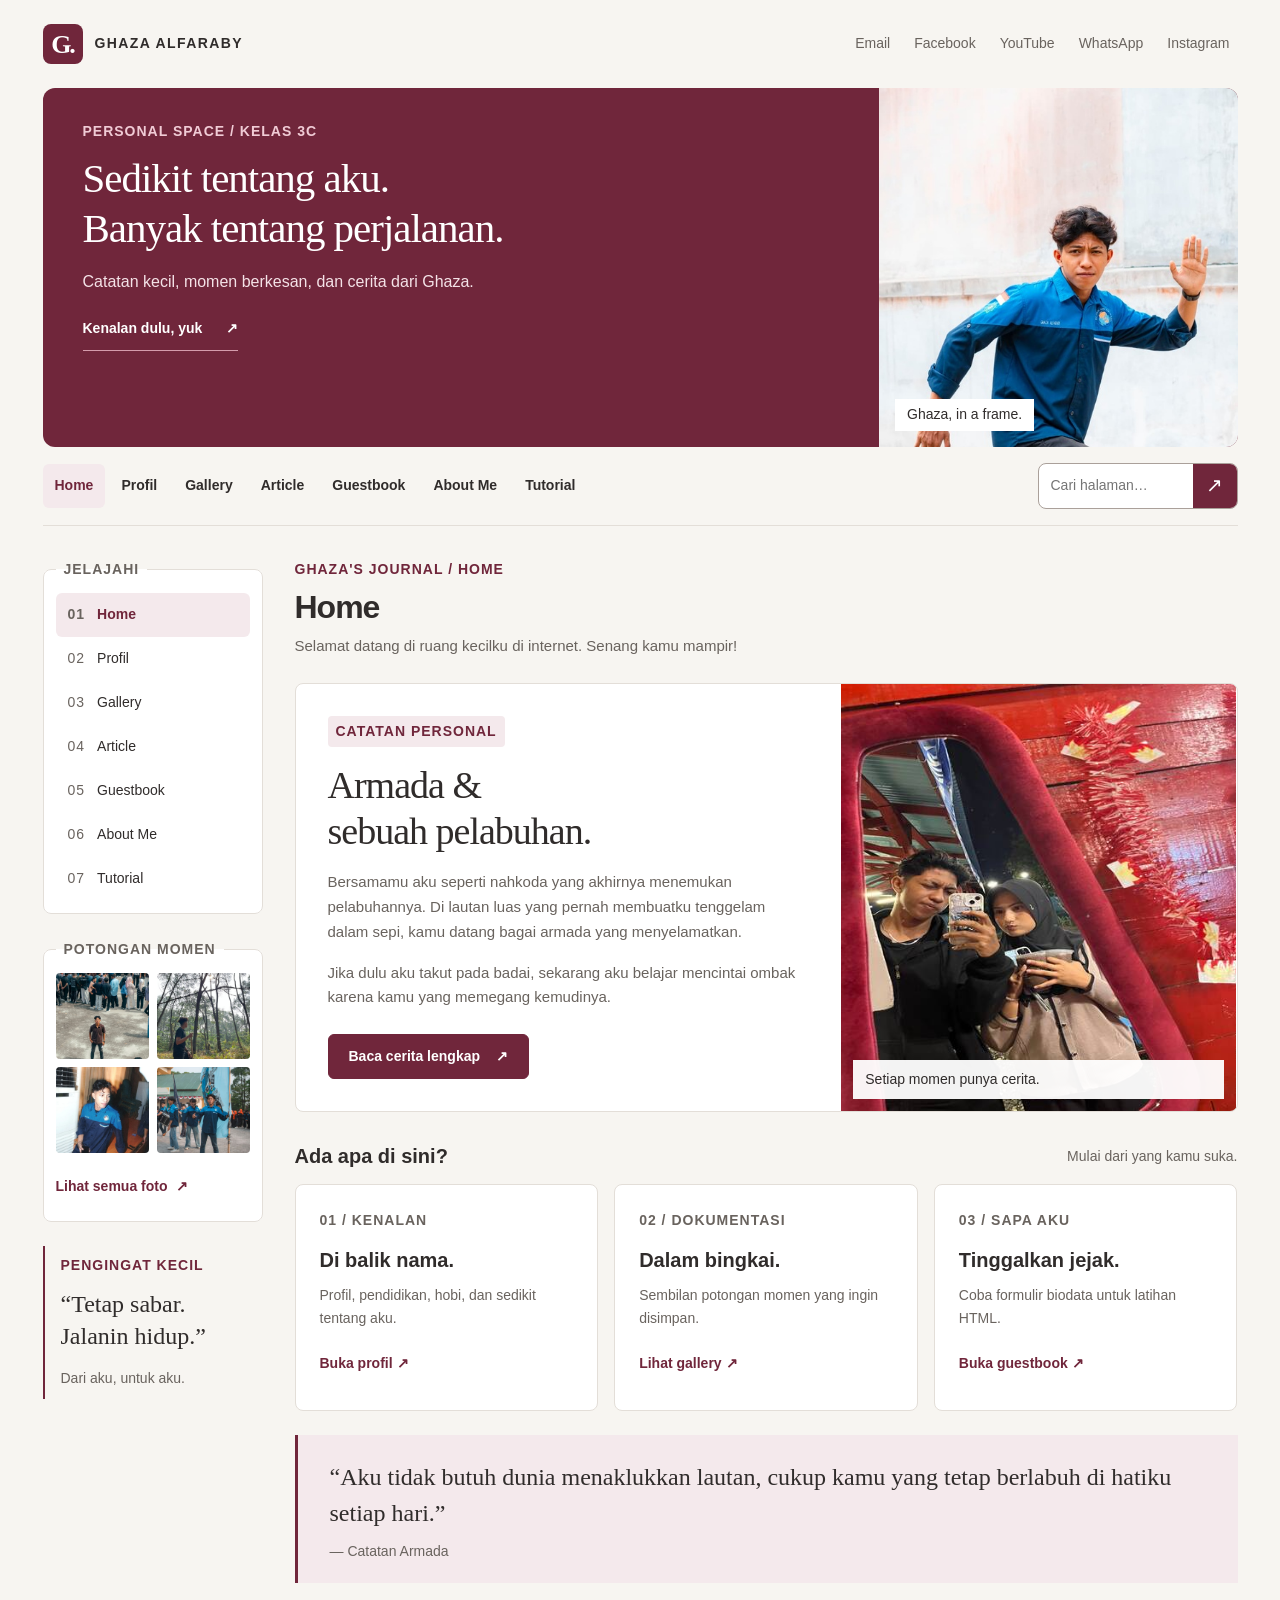
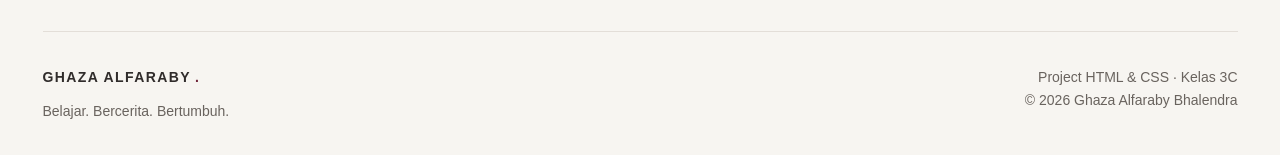
<file: home.html>
<!DOCTYPE html><html lang="id"><head><meta charset="UTF-8"><meta name="viewport" content="width=device-width, initial-scale=1"><meta http-equiv="refresh" content="0; url=index.html"><title>Halaman dipindahkan</title></head><body><p>Halaman tersedia di <a href="index.html">index.html</a>.</p></body></html>
</file>
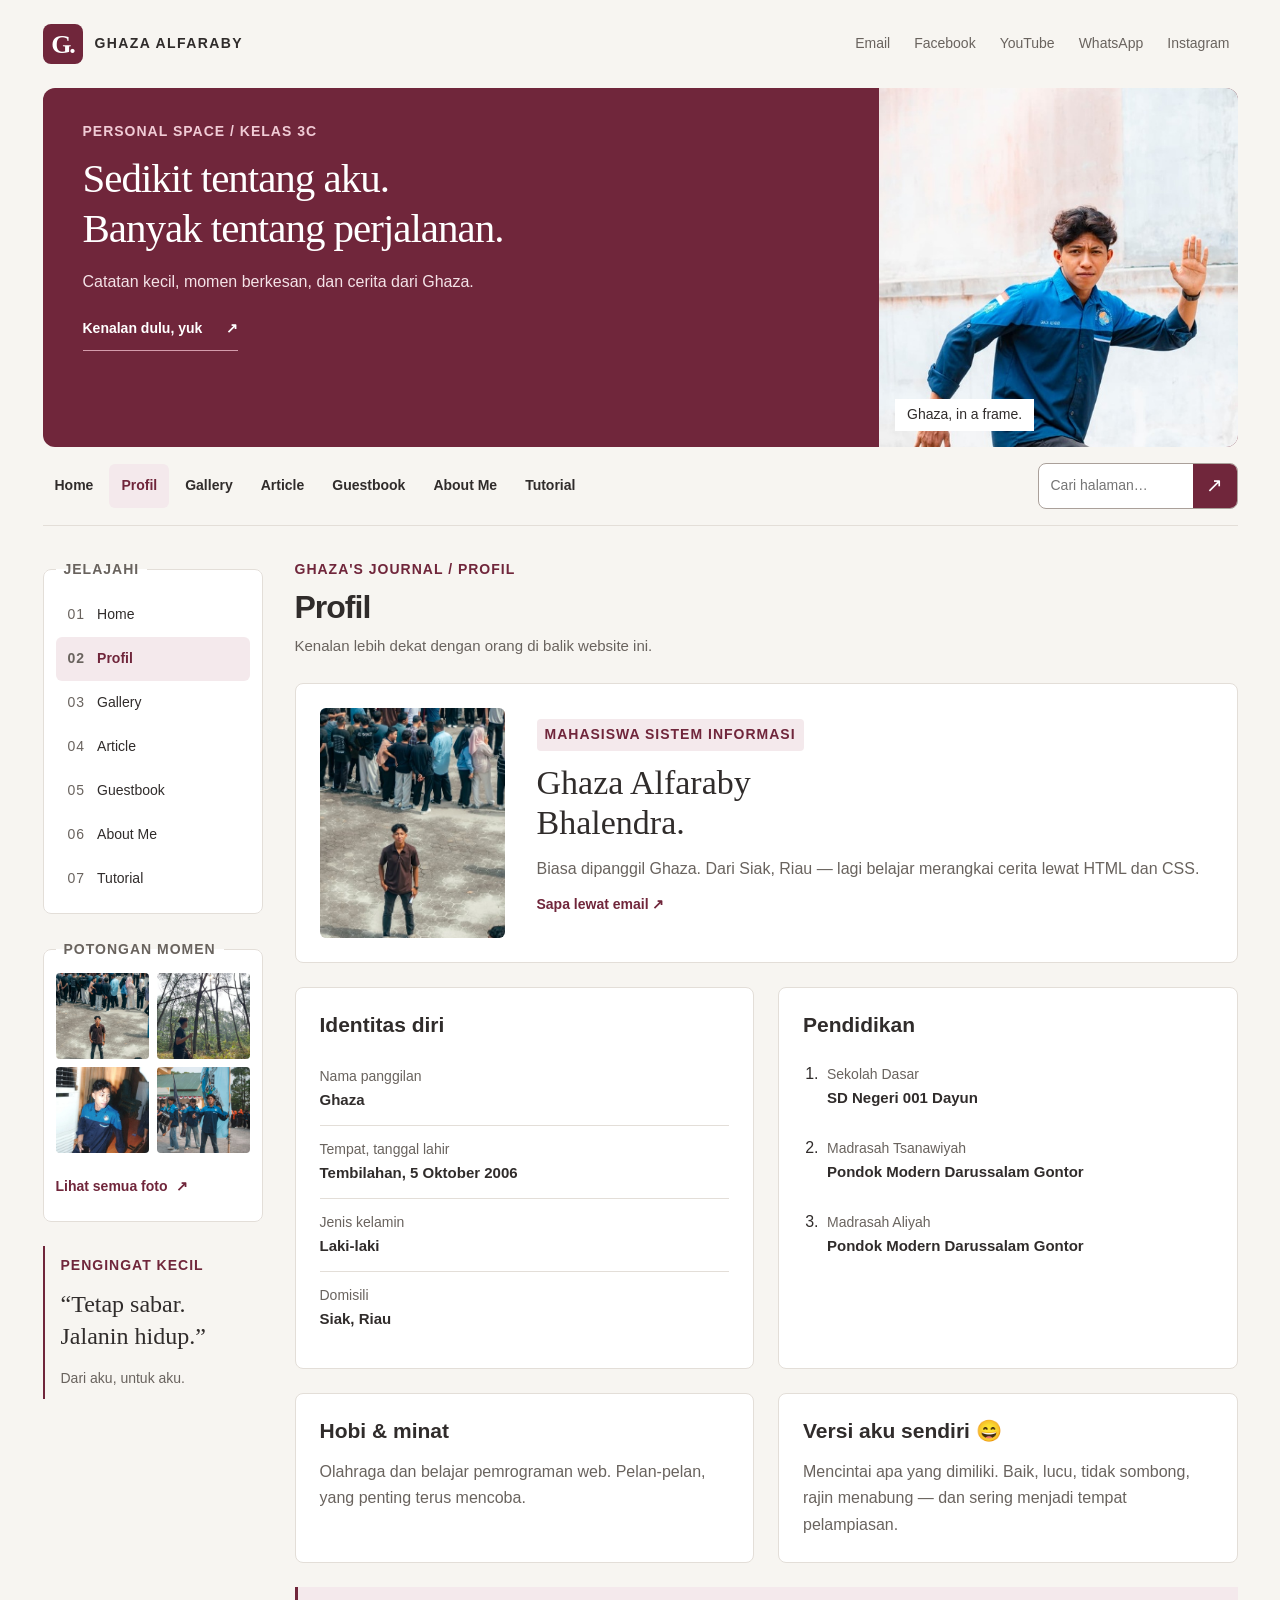
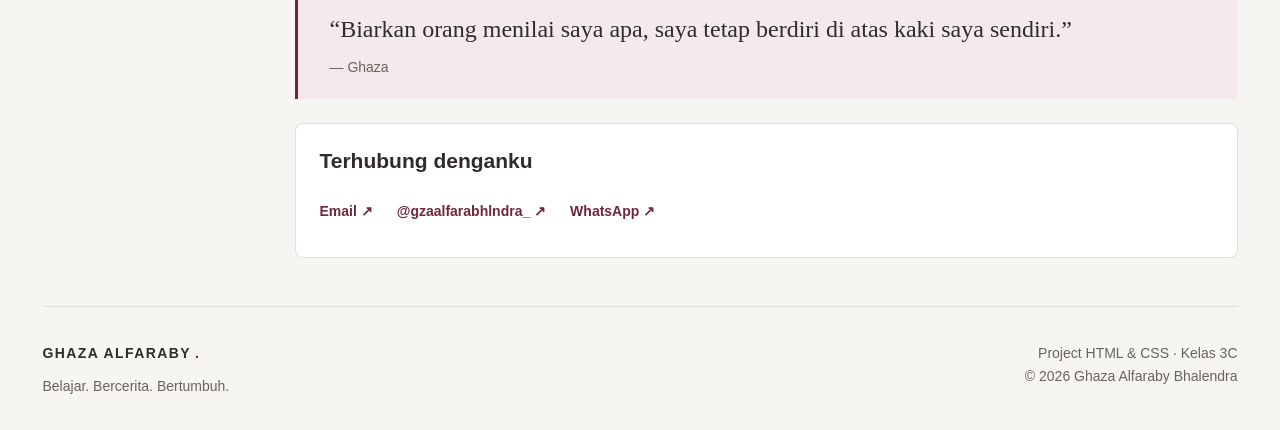
<file: profil.html>
<!DOCTYPE html><html lang="id"><head><meta charset="UTF-8"><meta name="viewport" content="width=device-width, initial-scale=1"><meta http-equiv="refresh" content="0; url=profile.html"><title>Halaman dipindahkan</title></head><body><p>Halaman tersedia di <a href="profile.html">profile.html</a>.</p></body></html>
</file>
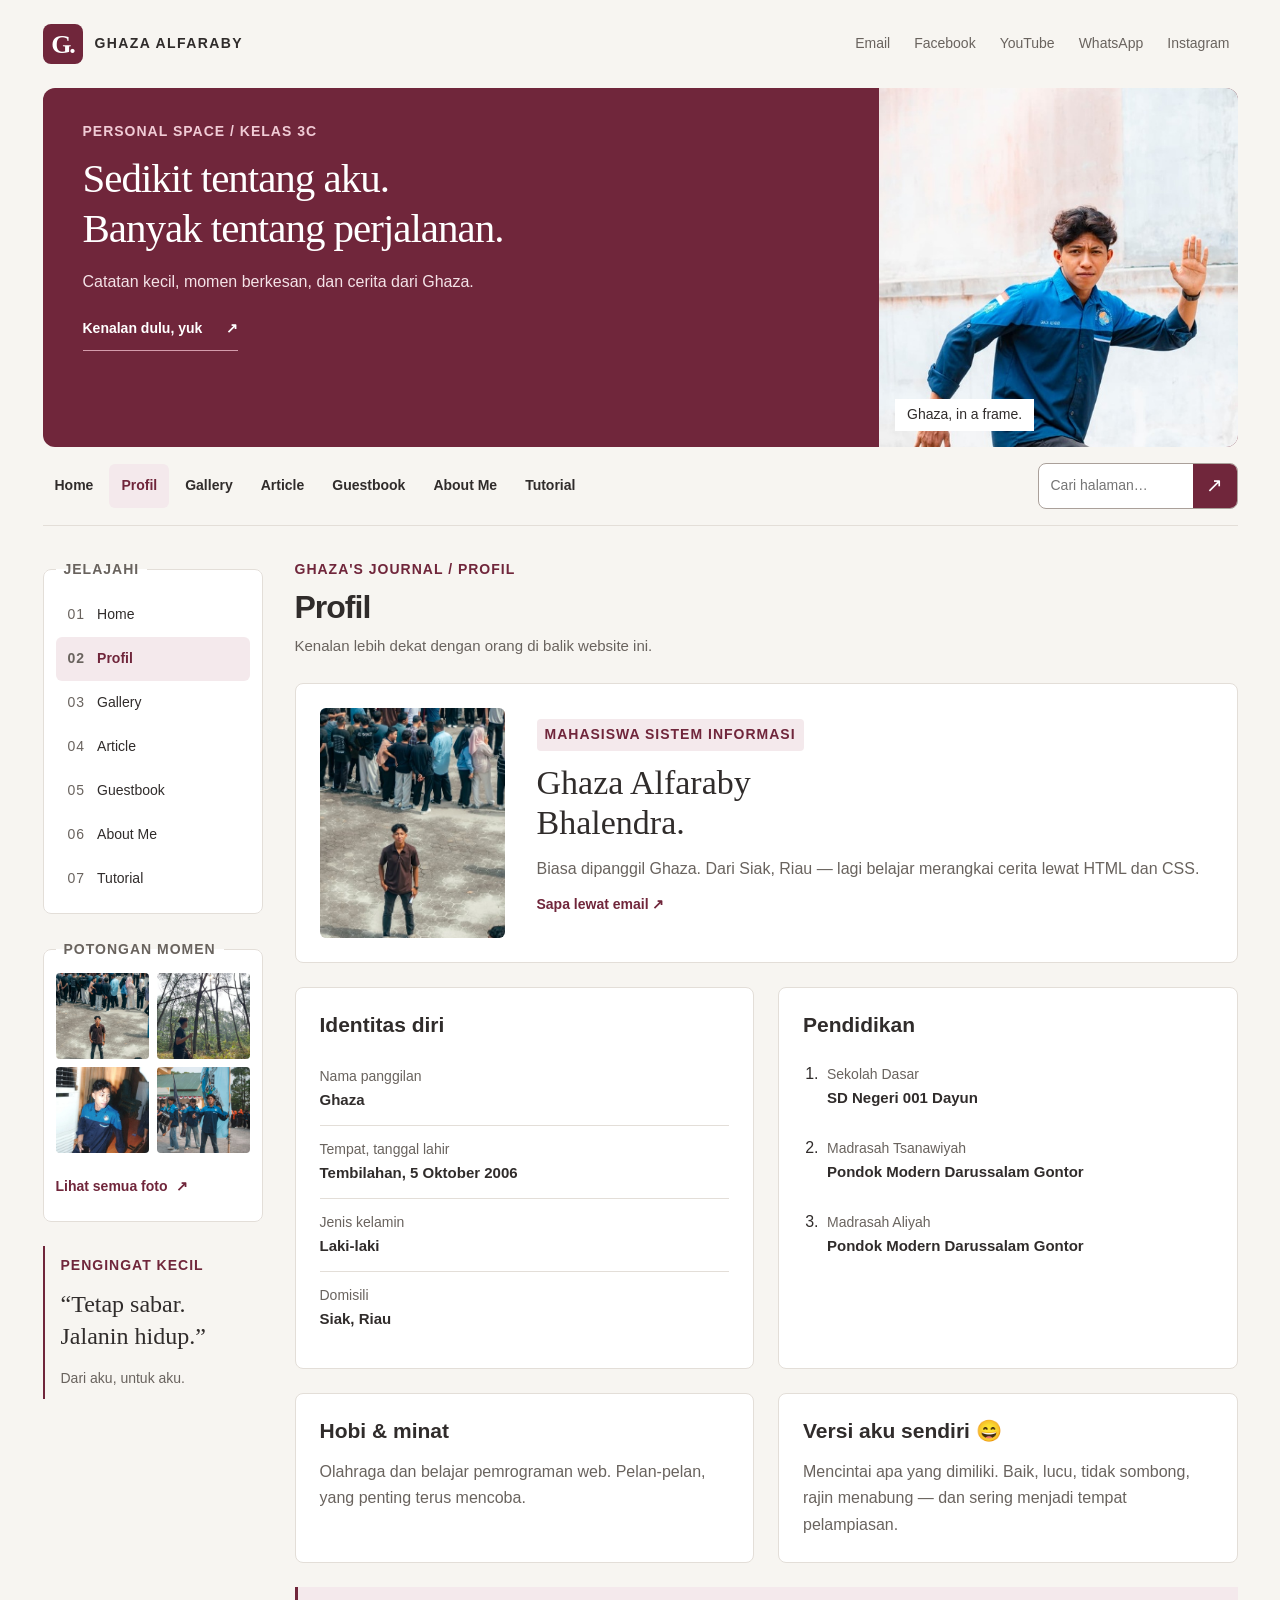
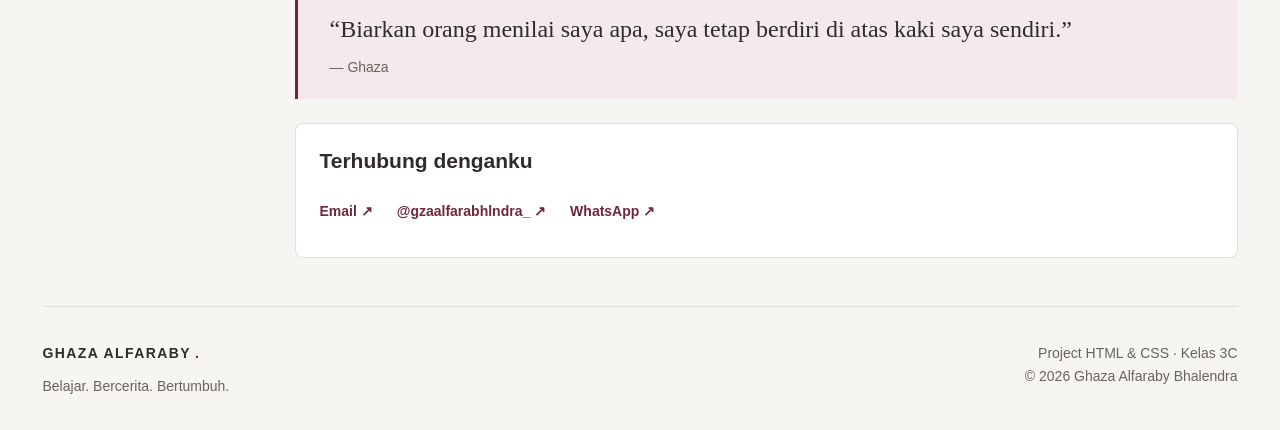
<file: profile.html>
<!DOCTYPE html>
<html lang="id">
<head>
    <meta charset="UTF-8">
    <meta name="viewport" content="width=device-width, initial-scale=1.0">
    <meta name="description" content="Website personal Ghaza Alfaraby: cerita, profil, dokumentasi, dan perjalanan belajar HTML & CSS.">
    <title>Profil | Ghaza Alfaraby</title>
    <link rel="stylesheet" href="mystyle.css">
    <script src="script.js" defer></script>
</head>
<body>
<a class="skip-link" href="#konten">Langsung ke konten</a>
<!-- 1. Top menu: kerangka dari project CSS awal -->
<div class="top-menu wrap">
    <a class="brand" href="index.html"><span class="brand-mark">G.</span> GHAZA ALFARABY</a>
    <ul>
        <li><a href="mailto:alfarabyghaza@gmail.com">Email</a></li>
        <li><a href="https://www.facebook.com/share/1D6EpYZXvJ/">Facebook</a></li>
        <li><a href="https://www.youtube.com/@rzgaming1278">YouTube</a></li>
        <li><a href="https://wa.me/6285363693972">WhatsApp</a></li>
        <li><a href="https://www.instagram.com/gzaalfarabhlndra_/">Instagram</a></li>
    </ul>
</div>
<!-- 2. Header: judul dan foto milikmu -->
<header class="header wrap">
    <div class="header-copy">
        <p class="eyebrow">PERSONAL SPACE / KELAS 3C</p>
        <h1>Sedikit tentang aku.<br>Banyak tentang perjalanan.</h1>
        <p>Catatan kecil, momen berkesan, dan cerita dari Ghaza.</p>
        <a class="header-link" href="profile.html">Kenalan dulu, yuk <span aria-hidden="true">↗</span></a>
    </div>
    <div class="header-photo"><img src="gambar/foto1.jpg" alt="Potret Ghaza saat dokumentasi panitia Fortasi"><span>Ghaza, in a frame.</span></div>
</header>
<!-- 3. Navbar + pencarian halaman lokal -->
<nav class="nav-bar wrap" aria-label="Navigasi utama">
    <div class="nav-menu"><a href="index.html">Home</a><a href="profile.html" class="active" aria-current="page">Profil</a><a href="galery.html">Gallery</a><a href="article.html">Article</a><a href="guestbook.html">Guestbook</a><a href="aboutme.html">About Me</a><a href="tutorial.html">Tutorial</a></div>
    <form class="search-form" role="search">
        <label class="sr-only" for="site-search">Cari halaman website</label>
        <input id="site-search" name="q" type="search" placeholder="Cari halaman…" autocomplete="off">
        <button type="submit" aria-label="Cari">↗</button>
    </form>
    <div id="search-results" class="search-results" role="status" aria-live="polite" hidden></div>
</nav>
<!-- 4. Isi konten: menu kiri + konten tengah -->
<div class="isi-konten wrap">
    <aside class="kiri" aria-label="Menu tambahan">
        <fieldset><legend>JELAJAHI</legend><nav aria-label="Menu kiri"><a href="index.html"><span class="menu-number">01</span>Home</a><a href="profile.html" class="active" aria-current="page"><span class="menu-number">02</span>Profil</a><a href="galery.html"><span class="menu-number">03</span>Gallery</a><a href="article.html"><span class="menu-number">04</span>Article</a><a href="guestbook.html"><span class="menu-number">05</span>Guestbook</a><a href="aboutme.html"><span class="menu-number">06</span>About Me</a><a href="tutorial.html"><span class="menu-number">07</span>Tutorial</a></nav></fieldset>
        <fieldset class="sidebar-gallery"><legend>POTONGAN MOMEN</legend><div class="mini-gallery">
            <a href="galery.html"><img src="gambar/foto2.jpg" alt="Potret dari atas GB"></a>
            <a href="galery.html"><img src="gambar/foto3.jpg" alt="Momen mendaki di UIN"></a>
            <a href="galery.html"><img src="gambar/foto4.jpg" alt="Temu ramah mahasiswa baru"></a>
            <a href="galery.html"><img src="gambar/foto5.jpg" alt="Dokumentasi PBAK fakultas"></a>
        </div><a class="text-link" href="galery.html">Lihat semua foto <span aria-hidden="true">↗</span></a></fieldset>
        <div class="sidebar-note"><p class="eyebrow">PENGINGAT KECIL</p><p>“Tetap sabar.<br>Jalanin hidup.”</p><span>Dari aku, untuk aku.</span></div>
    </aside>
    <main class="tengah" id="konten" tabindex="-1">
        <div class="page-heading"><p class="eyebrow">GHAZA'S JOURNAL / PROFIL</p><h2>Profil</h2><p>Kenalan lebih dekat dengan orang di balik website ini.</p></div>
        <section class="profile-intro"><img src="gambar/foto2.jpg" alt="Foto profil Ghaza"><div><span class="tag">MAHASISWA SISTEM INFORMASI</span><h3>Ghaza Alfaraby<br>Bhalendra.</h3><p>Biasa dipanggil Ghaza. Dari Siak, Riau — lagi belajar merangkai cerita lewat HTML dan CSS.</p><a class="text-link" href="mailto:alfarabyghaza@gmail.com">Sapa lewat email ↗</a></div></section>
<div class="two-columns"><section class="panel"><h3>Identitas diri</h3><dl class="detail-list"><div><dt>Nama panggilan</dt><dd>Ghaza</dd></div><div><dt>Tempat, tanggal lahir</dt><dd>Tembilahan, 5 Oktober 2006</dd></div><div><dt>Jenis kelamin</dt><dd>Laki-laki</dd></div><div><dt>Domisili</dt><dd>Siak, Riau</dd></div></dl></section><section class="panel"><h3>Pendidikan</h3><ol class="timeline"><li><span>Sekolah Dasar</span><strong>SD Negeri 001 Dayun</strong></li><li><span>Madrasah Tsanawiyah</span><strong>Pondok Modern Darussalam Gontor</strong></li><li><span>Madrasah Aliyah</span><strong>Pondok Modern Darussalam Gontor</strong></li></ol></section></div>
<div class="two-columns"><section class="panel"><h3>Hobi &amp; minat</h3><p>Olahraga dan belajar pemrograman web. Pelan-pelan, yang penting terus mencoba.</p></section><section class="panel"><h3>Versi aku sendiri 😄</h3><p>Mencintai apa yang dimiliki. Baik, lucu, tidak sombong, rajin menabung — dan sering menjadi tempat pelampiasan.</p></section></div>
<blockquote class="quote">“Biarkan orang menilai saya apa, saya tetap berdiri di atas kaki saya sendiri.”<cite>— Ghaza</cite></blockquote>
<section class="panel"><h3>Terhubung denganku</h3><div class="contact-links"><a href="mailto:alfarabyghaza@gmail.com">Email ↗</a><a href="https://www.instagram.com/gzaalfarabhlndra_/">@gzaalfarabhlndra_ ↗</a><a href="https://wa.me/6285363693972">WhatsApp ↗</a></div></section>
    </main>
</div>
<!-- 5. Footer -->
<footer class="footer wrap"><div><a class="brand" href="index.html">GHAZA ALFARABY<span class="footer-dot">.</span></a><p>Belajar. Bercerita. Bertumbuh.</p></div><p>Project HTML & CSS · Kelas 3C<br><span>© 2026 Ghaza Alfaraby Bhalendra</span></p></footer>
</body>
</html>
</file>
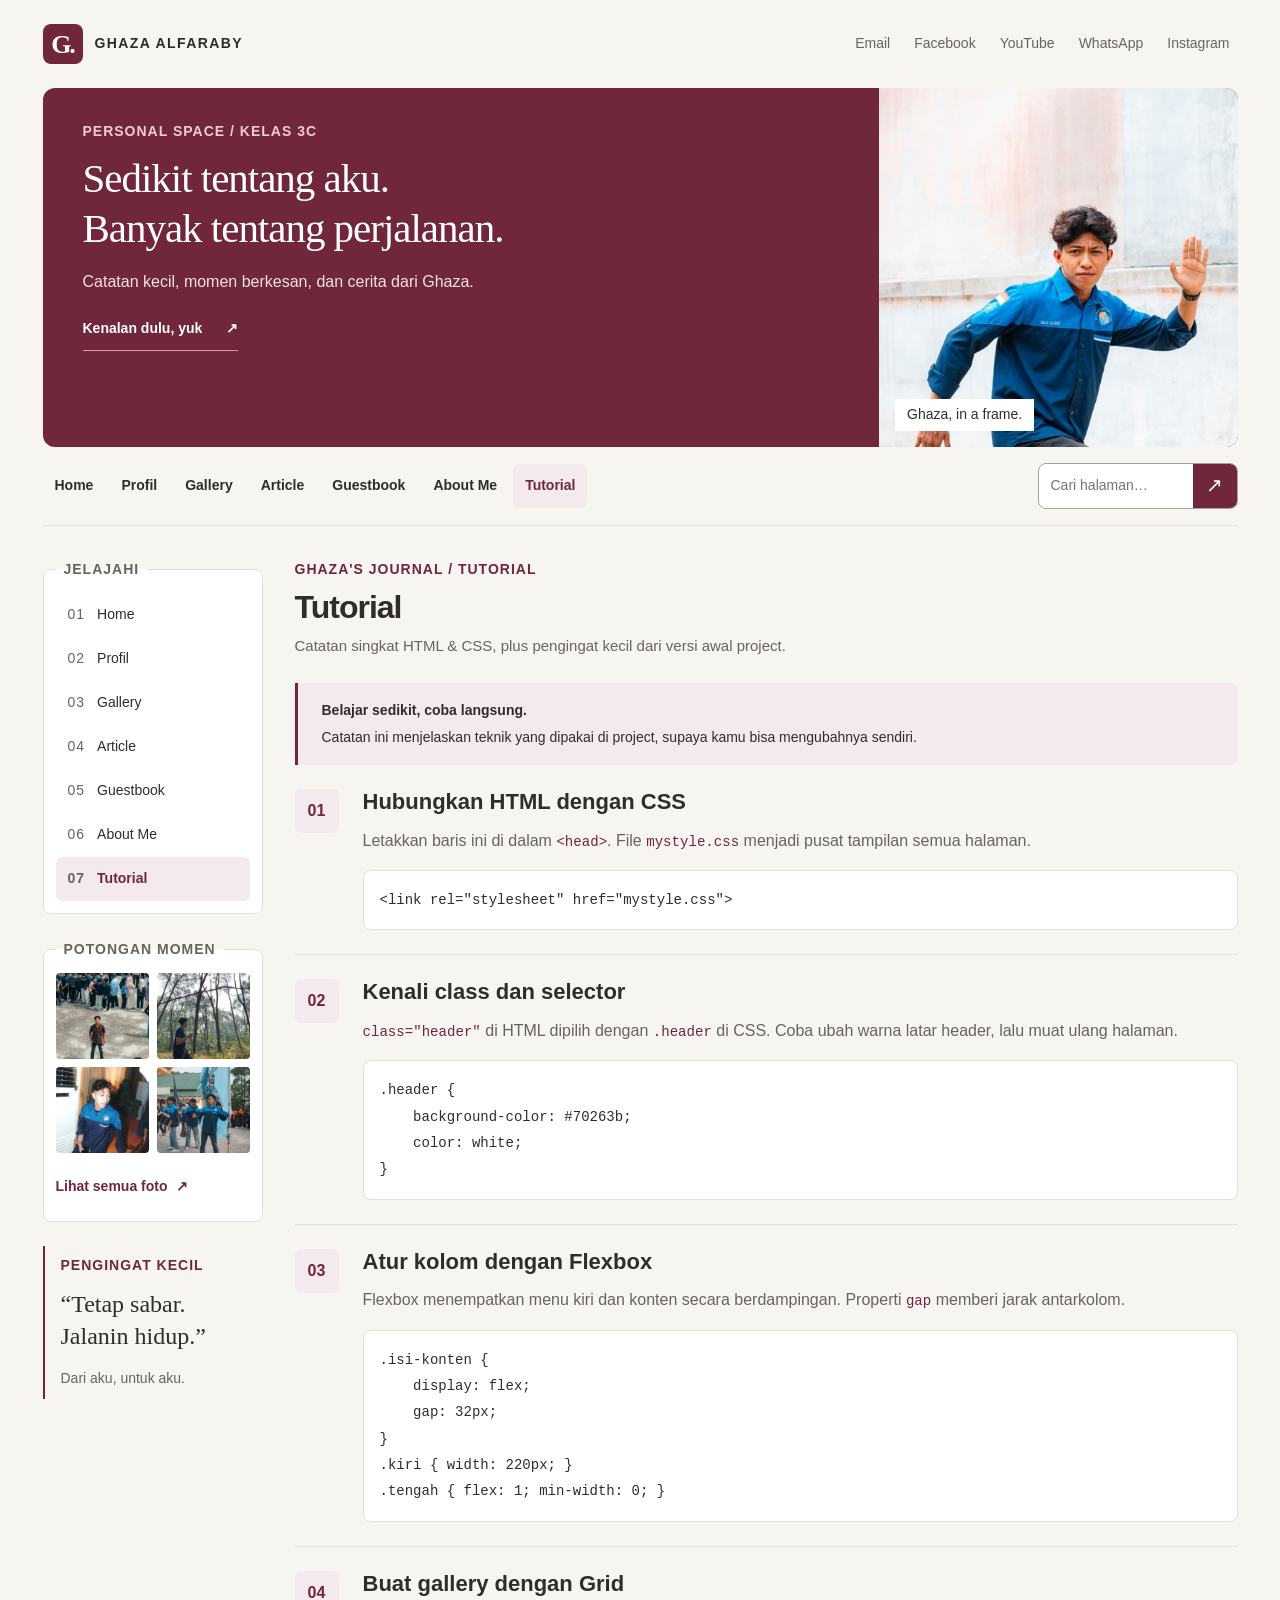
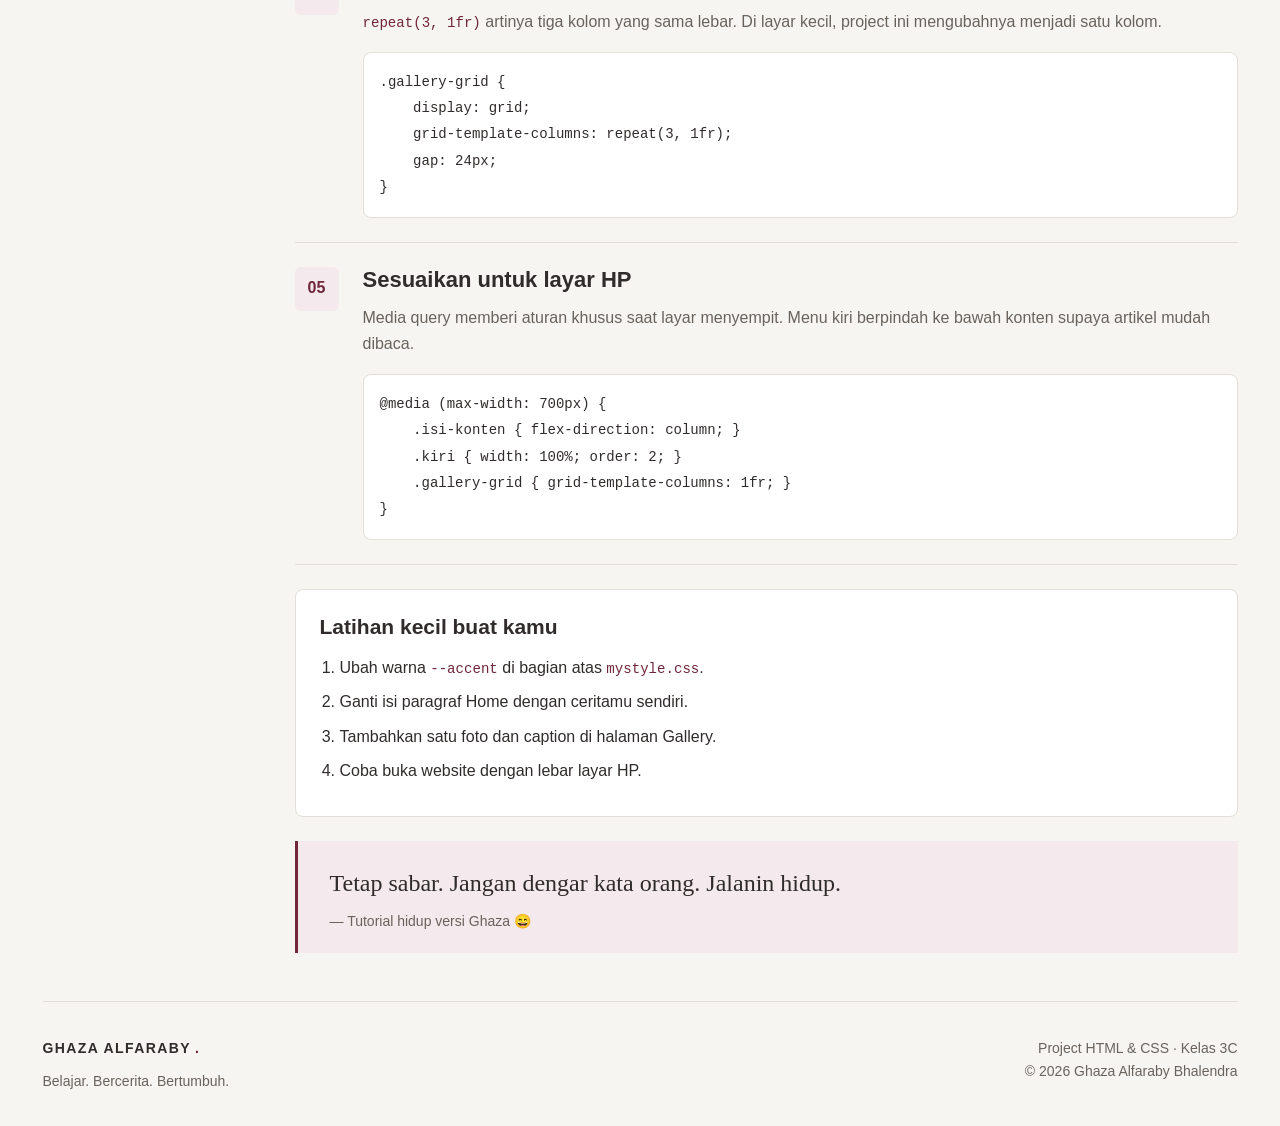
<file: tutorial.html>
<!DOCTYPE html>
<html lang="id">
<head>
    <meta charset="UTF-8">
    <meta name="viewport" content="width=device-width, initial-scale=1.0">
    <meta name="description" content="Website personal Ghaza Alfaraby: cerita, profil, dokumentasi, dan perjalanan belajar HTML & CSS.">
    <title>Tutorial | Ghaza Alfaraby</title>
    <link rel="stylesheet" href="mystyle.css">
    <script src="script.js" defer></script>
</head>
<body>
<a class="skip-link" href="#konten">Langsung ke konten</a>
<!-- 1. Top menu: kerangka dari project CSS awal -->
<div class="top-menu wrap">
    <a class="brand" href="index.html"><span class="brand-mark">G.</span> GHAZA ALFARABY</a>
    <ul>
        <li><a href="mailto:alfarabyghaza@gmail.com">Email</a></li>
        <li><a href="https://www.facebook.com/share/1D6EpYZXvJ/">Facebook</a></li>
        <li><a href="https://www.youtube.com/@rzgaming1278">YouTube</a></li>
        <li><a href="https://wa.me/6285363693972">WhatsApp</a></li>
        <li><a href="https://www.instagram.com/gzaalfarabhlndra_/">Instagram</a></li>
    </ul>
</div>
<!-- 2. Header: judul dan foto milikmu -->
<header class="header wrap">
    <div class="header-copy">
        <p class="eyebrow">PERSONAL SPACE / KELAS 3C</p>
        <h1>Sedikit tentang aku.<br>Banyak tentang perjalanan.</h1>
        <p>Catatan kecil, momen berkesan, dan cerita dari Ghaza.</p>
        <a class="header-link" href="profile.html">Kenalan dulu, yuk <span aria-hidden="true">↗</span></a>
    </div>
    <div class="header-photo"><img src="gambar/foto1.jpg" alt="Potret Ghaza saat dokumentasi panitia Fortasi"><span>Ghaza, in a frame.</span></div>
</header>
<!-- 3. Navbar + pencarian halaman lokal -->
<nav class="nav-bar wrap" aria-label="Navigasi utama">
    <div class="nav-menu"><a href="index.html">Home</a><a href="profile.html">Profil</a><a href="galery.html">Gallery</a><a href="article.html">Article</a><a href="guestbook.html">Guestbook</a><a href="aboutme.html">About Me</a><a href="tutorial.html" class="active" aria-current="page">Tutorial</a></div>
    <form class="search-form" role="search">
        <label class="sr-only" for="site-search">Cari halaman website</label>
        <input id="site-search" name="q" type="search" placeholder="Cari halaman…" autocomplete="off">
        <button type="submit" aria-label="Cari">↗</button>
    </form>
    <div id="search-results" class="search-results" role="status" aria-live="polite" hidden></div>
</nav>
<!-- 4. Isi konten: menu kiri + konten tengah -->
<div class="isi-konten wrap">
    <aside class="kiri" aria-label="Menu tambahan">
        <fieldset><legend>JELAJAHI</legend><nav aria-label="Menu kiri"><a href="index.html"><span class="menu-number">01</span>Home</a><a href="profile.html"><span class="menu-number">02</span>Profil</a><a href="galery.html"><span class="menu-number">03</span>Gallery</a><a href="article.html"><span class="menu-number">04</span>Article</a><a href="guestbook.html"><span class="menu-number">05</span>Guestbook</a><a href="aboutme.html"><span class="menu-number">06</span>About Me</a><a href="tutorial.html" class="active" aria-current="page"><span class="menu-number">07</span>Tutorial</a></nav></fieldset>
        <fieldset class="sidebar-gallery"><legend>POTONGAN MOMEN</legend><div class="mini-gallery">
            <a href="galery.html"><img src="gambar/foto2.jpg" alt="Potret dari atas GB"></a>
            <a href="galery.html"><img src="gambar/foto3.jpg" alt="Momen mendaki di UIN"></a>
            <a href="galery.html"><img src="gambar/foto4.jpg" alt="Temu ramah mahasiswa baru"></a>
            <a href="galery.html"><img src="gambar/foto5.jpg" alt="Dokumentasi PBAK fakultas"></a>
        </div><a class="text-link" href="galery.html">Lihat semua foto <span aria-hidden="true">↗</span></a></fieldset>
        <div class="sidebar-note"><p class="eyebrow">PENGINGAT KECIL</p><p>“Tetap sabar.<br>Jalanin hidup.”</p><span>Dari aku, untuk aku.</span></div>
    </aside>
    <main class="tengah" id="konten" tabindex="-1">
        <div class="page-heading"><p class="eyebrow">GHAZA'S JOURNAL / TUTORIAL</p><h2>Tutorial</h2><p>Catatan singkat HTML & CSS, plus pengingat kecil dari versi awal project.</p></div>
        <div class="notice"><strong>Belajar sedikit, coba langsung.</strong><p>Catatan ini menjelaskan teknik yang dipakai di project, supaya kamu bisa mengubahnya sendiri.</p></div><div class="lessons">
<section class="lesson"><span class="lesson-number">01</span><div><h3>Hubungkan HTML dengan CSS</h3><p>Letakkan baris ini di dalam <code>&lt;head&gt;</code>. File <code>mystyle.css</code> menjadi pusat tampilan semua halaman.</p><pre><code>&lt;link rel="stylesheet" href="mystyle.css"&gt;</code></pre></div></section>
<section class="lesson"><span class="lesson-number">02</span><div><h3>Kenali class dan selector</h3><p><code>class="header"</code> di HTML dipilih dengan <code>.header</code> di CSS. Coba ubah warna latar header, lalu muat ulang halaman.</p><pre><code>.header {
    background-color: #70263b;
    color: white;
}</code></pre></div></section>
<section class="lesson"><span class="lesson-number">03</span><div><h3>Atur kolom dengan Flexbox</h3><p>Flexbox menempatkan menu kiri dan konten secara berdampingan. Properti <code>gap</code> memberi jarak antarkolom.</p><pre><code>.isi-konten {
    display: flex;
    gap: 32px;
}
.kiri { width: 220px; }
.tengah { flex: 1; min-width: 0; }</code></pre></div></section>
<section class="lesson"><span class="lesson-number">04</span><div><h3>Buat gallery dengan Grid</h3><p><code>repeat(3, 1fr)</code> artinya tiga kolom yang sama lebar. Di layar kecil, project ini mengubahnya menjadi satu kolom.</p><pre><code>.gallery-grid {
    display: grid;
    grid-template-columns: repeat(3, 1fr);
    gap: 24px;
}</code></pre></div></section>
<section class="lesson"><span class="lesson-number">05</span><div><h3>Sesuaikan untuk layar HP</h3><p>Media query memberi aturan khusus saat layar menyempit. Menu kiri berpindah ke bawah konten supaya artikel mudah dibaca.</p><pre><code>@media (max-width: 700px) {
    .isi-konten { flex-direction: column; }
    .kiri { width: 100%; order: 2; }
    .gallery-grid { grid-template-columns: 1fr; }
}</code></pre></div></section></div>
<section class="panel"><h3>Latihan kecil buat kamu</h3><ol class="simple-list"><li>Ubah warna <code>--accent</code> di bagian atas <code>mystyle.css</code>.</li><li>Ganti isi paragraf Home dengan ceritamu sendiri.</li><li>Tambahkan satu foto dan caption di halaman Gallery.</li><li>Coba buka website dengan lebar layar HP.</li></ol></section><blockquote class="quote">Tetap sabar. Jangan dengar kata orang. Jalanin hidup.<cite>— Tutorial hidup versi Ghaza 😄</cite></blockquote>
    </main>
</div>
<!-- 5. Footer -->
<footer class="footer wrap"><div><a class="brand" href="index.html">GHAZA ALFARABY<span class="footer-dot">.</span></a><p>Belajar. Bercerita. Bertumbuh.</p></div><p>Project HTML & CSS · Kelas 3C<br><span>© 2026 Ghaza Alfaraby Bhalendra</span></p></footer>
</body>
</html>
</file>
<file: mystyle.css>
/* PROJECT CSS GHAZA — KELAS 3C
   Kerangka lama tetap: top-menu, header, nav-bar, isi-konten, kiri, footer.
   CSS eksternal ini dipakai oleh semua halaman. */

/* 1. Dasar: variabel warna memudahkan kamu mengubah tema */
:root {
    --accent: #70263b;
    --accent-hover: #541c2c;
    --accent-soft: #f4e9ec;
    --canvas: #f7f5f1;
    --surface: #ffffff;
    --text: #302c2b;
    --muted: #69635e;
    --border: #e3ded8;
}
* { margin: 0; padding: 0; box-sizing: border-box; }
body { background: var(--canvas); color: var(--text); font-family: Arial, Helvetica, sans-serif; font-size: 16px; line-height: 1.65; }
a { color: inherit; text-decoration: none; }
img { display: block; max-width: 100%; }
button, input, select, textarea { font: inherit; }
button, a { -webkit-tap-highlight-color: transparent; }
button { cursor: pointer; }
:focus-visible { outline: 3px solid #b26019; outline-offset: 4px; }
.wrap { width: calc(100% - 64px); max-width: 1195px; margin: 0 auto; }
[hidden] { display: none !important; }
.sr-only { position: absolute; width: 1px; height: 1px; overflow: hidden; clip-path: inset(50%); white-space: nowrap; }
.skip-link { position: absolute; left: 16px; top: -100px; z-index: 9; background: var(--surface); padding: 12px 24px; }
.skip-link:focus { top: 8px; }
h1, h2, h3 { line-height: 1.2; }
p + p { margin-top: 16px; }
.eyebrow, .card-index { font-size: 12px; font-weight: bold; letter-spacing: 1.8px; line-height: 1.6; }
.eyebrow { color: var(--accent); }
/* 2. Top menu */
.top-menu { display: flex; align-items: center; justify-content: space-between; gap: 16px; min-height: 88px; }
.brand { display: inline-flex; align-items: center; gap: 12px; font-size: 14px; font-weight: bold; letter-spacing: 1.4px; min-height: 44px; }
.brand-mark { display: grid; place-items: center; width: 40px; height: 40px; background: var(--accent); color: white; font-family: Georgia, serif; font-size: 26px; letter-spacing: -2px; border-radius: 8px; }
.top-menu ul { display: flex; flex-wrap: wrap; gap: 8px; list-style: none; }
.top-menu ul a { display: flex; align-items: center; min-height: 44px; padding: 0 8px; font-size: 14px; color: var(--muted); }
.top-menu ul a:hover { color: var(--accent); text-decoration: underline; }
/* 3. Header. Bukan background kosong: judul dapat dibaca pembaca layar */
.header { display: flex; justify-content: space-between; align-items: stretch; min-height: 304px; background: var(--accent); color: white; border-radius: 12px; overflow: hidden; }
.header-copy { flex: 1; padding: 32px 40px; }
.header .eyebrow { color: #f0cbd5; }
.header h1 { margin: 12px 0 16px; font-family: Georgia, 'Times New Roman', serif; font-weight: normal; font-size: clamp(30px, 3.2vw, 44px); letter-spacing: -1px; }
.header-copy > p:not(.eyebrow) { color: #f4e2e7; }
.header-link { display: inline-flex; gap: 24px; align-items: center; min-height: 44px; margin-top: 12px; border-bottom: 1px solid #d49cac; font-size: 14px; font-weight: bold; }
.header-link:hover { color: #f3cbd6; }
.header-photo { position: relative; flex: 0 0 30%; max-width: 360px; }
.header-photo img { width: 100%; height: 100%; object-fit: cover; object-position: center 35%; }
.header-photo span { position: absolute; bottom: 16px; left: 16px; background: #fff; color: #302c2b; padding: 4px 12px; font-size: 14px; }
/* 4. Navbar: Flexbox, link aktif, pencarian */
.nav-bar { display: flex; align-items: center; justify-content: space-between; gap: 16px; position: relative; padding: 16px 0; border-bottom: 1px solid var(--border); }
.nav-menu { display: flex; flex-wrap: wrap; gap: 4px; }
.nav-menu a { display: flex; align-items: center; min-height: 44px; padding: 8px 12px; border-radius: 6px; font-size: 14px; font-weight: bold; }
.nav-menu a:hover, .nav-menu a.active { background: var(--accent-soft); color: var(--accent); }
.search-form { display: flex; flex: 0 0 200px; align-items: center; background: var(--surface); border: 1px solid #aaa09a; border-radius: 8px; overflow: hidden; }
.search-form input { min-width: 0; width: 100%; padding: 8px 12px; border: 0; background: transparent; color: var(--text); font-size: 14px; }
.search-form button { flex: 0 0 44px; height: 44px; border: 0; background: var(--accent); color: white; font-size: 20px; }
.search-results { position: absolute; right: 0; top: calc(100% - 8px); z-index: 3; width: min(340px, 100%); padding: 16px; background: var(--surface); border: 1px solid var(--border); border-radius: 8px; box-shadow: 0 4px 12px #00000012; }
.search-results a { display: block; padding: 8px; min-height: 44px; color: var(--accent); }
.search-results a:hover { background: var(--accent-soft); }
.search-results p { font-size: 14px; }
/* 5. Menu kiri + area konten. min-width:0 mencegah kolom meluber */
.isi-konten { display: flex; gap: 32px; padding-top: 32px; padding-bottom: 48px; align-items: flex-start; }
.kiri { width: 220px; flex-shrink: 0; }
.kiri fieldset { min-width: 0; border: 1px solid var(--border); background: var(--surface); border-radius: 8px; padding: 12px; margin-bottom: 24px; }
.kiri legend { padding: 0 8px; font-size: 12px; letter-spacing: 1.4px; font-weight: bold; color: var(--muted); }
.kiri nav a { display: flex; gap: 12px; align-items: center; padding: 8px 12px; min-height: 44px; font-size: 14px; border-radius: 6px; }
.kiri nav a:hover, .kiri nav a.active { color: var(--accent); background: var(--accent-soft); font-weight: bold; }
.menu-number { color: var(--muted); font-size: 12px; }
.mini-gallery { display: grid; grid-template-columns: 1fr 1fr; gap: 8px; }
.mini-gallery img { width: 100%; height: 86px; object-fit: cover; border-radius: 4px; }
.sidebar-gallery > a { display: flex; margin-top: 12px; }
.sidebar-note { border-left: 2px solid var(--accent); padding: 8px 16px; }
.sidebar-note p:nth-child(2) { font-family: Georgia, serif; font-size: 24px; line-height: 1.35; margin: 12px 0; }
.sidebar-note span { font-size: 14px; color: var(--muted); }
.tengah { flex: 1; min-width: 0; }
.page-heading { margin-bottom: 24px; }
.page-heading h2 { font-size: 32px; letter-spacing: -1px; margin: 8px 0; }
.page-heading > p:last-child { font-size: 15px; color: var(--muted); }
.button { display: inline-flex; justify-content: center; align-items: center; gap: 16px; min-height: 44px; padding: 10px 20px; border: 1px solid var(--accent); border-radius: 6px; background: var(--accent); color: white; font-size: 14px; font-weight: bold; }
.button:hover { background: var(--accent-hover); }
.button.secondary { background: var(--surface); color: var(--accent); }
.button.secondary:hover { background: var(--accent-soft); }
.text-link { color: var(--accent); font-weight: bold; font-size: 14px; display: inline-flex; gap: 8px; align-items: center; min-height: 44px; }
.text-link:hover { text-decoration: underline; }
.tag { display: inline-block; font-size: 11px; font-weight: bold; letter-spacing: 1.4px; padding: 4px 8px; background: var(--accent-soft); color: var(--accent); border-radius: 4px; }
/* 6. Home */
.feature-story { display: flex; border: 1px solid var(--border); border-radius: 8px; overflow: hidden; background: var(--surface); }
.story-copy { width: 58%; padding: 32px; }
.story-copy h3 { font-family: Georgia, serif; font-weight: normal; font-size: 38px; letter-spacing: -1px; margin: 16px 0; }
.story-copy p { font-size: 15px; color: var(--muted); }
.story-copy .button { margin-top: 24px; }
.story-photo { width: 42%; position: relative; }
.story-photo img { width: 100%; height: 100%; object-fit: cover; }
.story-photo figcaption { position: absolute; left: 12px; right: 12px; bottom: 12px; color: #302c2b; background: #fffffff2; padding: 8px 12px; font-size: 14px; }
.section-label { display: flex; flex-wrap: wrap; justify-content: space-between; gap: 8px; align-items: center; margin: 32px 0 16px; }
.section-label h3 { font-size: 20px; }
.section-label span { color: var(--muted); font-size: 14px; }
.explore-grid { display: grid; grid-template-columns: repeat(3, 1fr); gap: 16px; }
.explore-card { display: flex; flex-direction: column; padding: 24px; border: 1px solid var(--border); border-radius: 8px; background: var(--surface); transition: border-color .2s; }
.explore-card:hover { border-color: var(--accent); }
.card-index { color: var(--muted); font-size: 11px; }
.explore-card h3 { font-size: 20px; margin: 16px 0 12px; }
.explore-card p { color: var(--muted); font-size: 14px; margin-bottom: 12px; }
.explore-card .text-link { margin-top: auto; }
.quote { padding: 24px 32px; border-left: 3px solid var(--accent); background: var(--accent-soft); font-family: Georgia, serif; font-size: 24px; line-height: 1.5; margin-top: 24px; }
.quote cite { display: block; font-style: normal; font: 14px Arial, sans-serif; color: var(--muted); margin-top: 12px; }
/* 7. Profil & About Me */
.profile-intro { display: flex; gap: 32px; padding: 24px; background: var(--surface); border: 1px solid var(--border); border-radius: 8px; align-items: center; margin-bottom: 24px; }
.profile-intro > img { width: 185px; height: 230px; object-fit: cover; border-radius: 6px; }
.profile-intro h3, .about-feature h3 { font-family: Georgia, serif; font-weight: normal; font-size: 34px; margin: 12px 0; }
.profile-intro p { color: var(--muted); }
.two-columns { display: grid; grid-template-columns: 1fr 1fr; gap: 24px; margin-bottom: 24px; }
.panel { border: 1px solid var(--border); border-radius: 8px; background: var(--surface); padding: 24px; }
.panel h3 { font-size: 21px; margin-bottom: 16px; }
.panel p { color: var(--muted); }
.quote + .panel { margin-top: 24px; }
.detail-list > div { padding: 12px 0; border-bottom: 1px solid var(--border); }
.detail-list > div:last-child { border: 0; }
.detail-list dt { font-size: 14px; color: var(--muted); }
.detail-list dd { font-weight: bold; font-size: 15px; }
.timeline { padding-left: 20px; }
.timeline li { padding: 8px 0 16px 4px; }
.timeline span { display: block; color: var(--muted); font-size: 14px; }
.timeline strong { display: block; font-size: 15px; }
.contact-links { display: flex; flex-wrap: wrap; gap: 12px 24px; }
.contact-links a { min-height: 44px; display: flex; align-items: center; color: var(--accent); font-size: 14px; font-weight: bold; }
.about-feature { display: flex; gap: 32px; align-items: center; margin-bottom: 32px; }
.about-feature > div { flex: 1; }
.about-feature > img { width: 32%; height: 340px; object-fit: cover; border-radius: 8px; }
.about-feature p:not(.eyebrow) { color: var(--muted); }
.about-feature .button { margin-top: 24px; }
.simple-list { padding-left: 20px; }
.simple-list li { margin-bottom: 8px; }
/* 8. Gallery */
.gallery-grid { display: grid; grid-template-columns: repeat(3, 1fr); gap: 24px; }
.gallery-card { min-width: 0; background: var(--surface); border: 1px solid var(--border); border-radius: 8px; overflow: hidden; }
.gallery-card img { width: 100%; height: 230px; object-fit: cover; transition: opacity .2s; }
.gallery-card a:hover img { opacity: .85; }
.gallery-card figcaption { padding: 16px; }
.gallery-card h3 { font-size: 16px; line-height: 1.5; margin-top: 8px; }
.helper { font-size: 14px; color: var(--muted); margin: 12px 0 16px; }
/* 9. Article */
.article-paper { max-width: 760px; padding: 32px 40px; background: var(--surface); border: 1px solid var(--border); border-radius: 8px; }
.article-meta { display: flex; flex-wrap: wrap; align-items: center; gap: 16px; font-size: 14px; color: var(--muted); }
.article-paper h3 { font-family: Georgia, serif; font-weight: normal; font-size: 42px; letter-spacing: -1px; margin: 24px 0 16px; }
.article-lead { color: var(--muted); padding-bottom: 24px; border-bottom: 1px solid var(--border); margin-bottom: 24px; }
.article-body { font-family: Georgia, serif; font-size: 18px; line-height: 1.85; }
.article-body blockquote { margin-top: 24px; padding: 16px 0 16px 24px; border-left: 3px solid var(--accent); color: var(--accent); font-size: 22px; }
.article-end { display: flex; flex-wrap: wrap; align-items: center; justify-content: space-between; gap: 8px; border-top: 1px solid var(--border); margin-top: 32px; padding-top: 16px; font-size: 14px; color: var(--muted); }
/* 10. Form Guestbook */
.notice { padding: 16px 24px; border-left: 3px solid var(--accent); border-radius: 0 8px 8px 0; background: var(--accent-soft); margin-bottom: 24px; font-size: 14px; }
.notice p { margin-top: 4px; }
.form-section { min-width: 0; padding: 24px; background: var(--surface); border: 1px solid var(--border); border-radius: 8px; margin-bottom: 24px; }
.form-section > legend { font-size: 20px; font-weight: bold; padding: 0 8px; }
.form-section > legend span { font-size: 14px; color: var(--accent); padding-right: 8px; }
.form-grid { display: grid; grid-template-columns: 1fr 1fr; gap: 24px; }
.full-width { grid-column: 1 / -1; }
.form-field { min-width: 0; }
.form-field > label, .choice-field > legend { display: block; font-size: 14px; font-weight: bold; margin-bottom: 8px; }
.form-field input, .form-field select, .form-field textarea { width: 100%; min-width: 0; min-height: 44px; padding: 10px 12px; background: var(--canvas); color: var(--text); border: 1px solid #a49a92; border-radius: 6px; font-size: 15px; }
.form-field textarea { resize: vertical; }
.form-field input[type="color"] { padding: 4px; max-width: 100px; }
.form-field input[type="file"] { font-size: 14px; }
.form-field small { display: block; font-size: 14px; color: var(--muted); margin-top: 4px; }
.choice-field { border: 0; min-width: 0; }
.choice-field label { display: inline-flex; align-items: center; min-height: 44px; gap: 8px; margin-right: 12px; font-size: 14px; }
.choice-field input { width: 18px; height: 18px; accent-color: var(--accent); }
.choice-row { display: flex; flex-wrap: wrap; gap: 8px; }
.form-actions { display: flex; flex-wrap: wrap; gap: 12px; }
.form-status:not(:empty) { padding: 16px; border: 1px solid var(--accent); background: var(--accent-soft); border-radius: 8px; margin-top: 16px; }
/* 11. Tutorial */
.lessons { display: grid; gap: 24px; margin-bottom: 24px; }
.lesson { display: flex; gap: 24px; border-bottom: 1px solid var(--border); padding-bottom: 24px; }
.lesson-number { display: grid; place-items: center; flex: 0 0 44px; height: 44px; background: var(--accent-soft); color: var(--accent); border-radius: 6px; font-weight: bold; }
.lesson > div { flex: 1; min-width: 0; }
.lesson h3 { font-size: 22px; margin-bottom: 12px; }
.lesson p { color: var(--muted); }
code { font-family: Consolas, 'Courier New', monospace; font-size: .88em; color: var(--accent); overflow-wrap: anywhere; }
pre { background: var(--surface); padding: 16px; border: 1px solid var(--border); border-radius: 8px; margin-top: 16px; overflow-x: auto; }
pre code { color: var(--text); font-size: 14px; white-space: pre-wrap; overflow-wrap: anywhere; }
/* 12. Footer */
.footer { display: flex; flex-wrap: wrap; justify-content: space-between; align-items: center; gap: 24px; border-top: 1px solid var(--border); padding: 24px 0 32px; }
.footer-dot { color: var(--accent); margin-left: -8px; }
.footer p { font-size: 14px; color: var(--muted); }
.footer > p { text-align: right; }
/* 13. Responsif: tablet lalu HP */
@media (max-width: 1100px) {
    .nav-bar { flex-wrap: wrap; }
    .nav-menu { flex: 1 1 100%; }
    .search-form { flex-basis: 240px; }
    .isi-konten { gap: 24px; }
    .kiri { width: 195px; }
    .story-copy { padding: 24px; }
    .story-copy h3 { font-size: 32px; }
    .explore-grid { grid-template-columns: 1fr; }
    .gallery-grid { grid-template-columns: 1fr 1fr; }
}
@media (max-width: 700px) {
    .wrap { width: calc(100% - 32px); }
    .top-menu { flex-direction: column; align-items: flex-start; padding: 16px 0 12px; gap: 4px; }
    .top-menu ul { gap: 0; }
    .top-menu ul a { padding: 0 8px; }
    .top-menu ul li:first-child a { padding-left: 0; }
    .header-copy { padding: 24px; }
    .header-photo { display: none; }
    .header { min-height: 0; }
    .header h1 { font-size: 32px; }
    .nav-menu { gap: 4px; }
    .nav-menu a { padding: 8px 10px; }
    .search-form { flex-basis: 100%; }
    .isi-konten { flex-direction: column; padding-top: 24px; }
    .kiri { width: 100%; order: 2; }
    .kiri nav { display: grid; grid-template-columns: 1fr 1fr; }
    .mini-gallery { grid-template-columns: repeat(4, 1fr); }
    .tengah { width: 100%; }
    .feature-story { flex-direction: column; }
    .story-copy, .story-photo { width: 100%; }
    .story-photo { height: 300px; }
    .story-photo img { object-position: center 35%; }
    .explore-grid, .gallery-grid, .two-columns, .form-grid { grid-template-columns: 1fr; }
    .full-width { grid-column: auto; }
    .gallery-card img { height: 320px; }
    .profile-intro { flex-direction: column; align-items: flex-start; gap: 24px; }
    .profile-intro > img { width: 100%; height: 300px; object-position: center 30%; }
    .about-feature { flex-direction: column; align-items: stretch; }
    .about-feature > img { width: 100%; height: 320px; object-position: center 30%; }
    .article-paper { padding: 24px; }
    .article-paper h3 { font-size: 34px; }
    .quote { padding: 24px; font-size: 22px; }
    .form-section { padding: 16px; }
    .form-section > legend { font-size: 18px; }
    .lesson { gap: 12px; }
    .lesson h3 { font-size: 20px; }
    .footer { flex-direction: column; align-items: flex-start; }
    .footer > p { text-align: left; }
}
/* 14. Mengikuti tema perangkat; foto tidak dibalik warnanya */
@media (prefers-color-scheme: dark) {
    :root { --accent: #f2adbf; --accent-hover: #f7cbd7; --accent-soft: #34262c; --canvas: #191919; --surface: #202020; --text: #f5f2ef; --muted: #c1b9b4; --border: #49413e; }
    .header { background: #70263b; }
    .brand-mark, .button, .search-form button { color: #301c23; }
    .header .header-link { color: #fff; }
    .header .header-link:hover { color: #f3cbd6; }
}
@media (prefers-reduced-motion: reduce) { *, *::before, *::after { transition: none !important; animation: none !important; } }

/* Label tetap terbaca, termasuk di layar kecil. */
.eyebrow, .card-index, .tag, .menu-number, .kiri legend { font-size: 14px; letter-spacing: 1px; }
</file>
